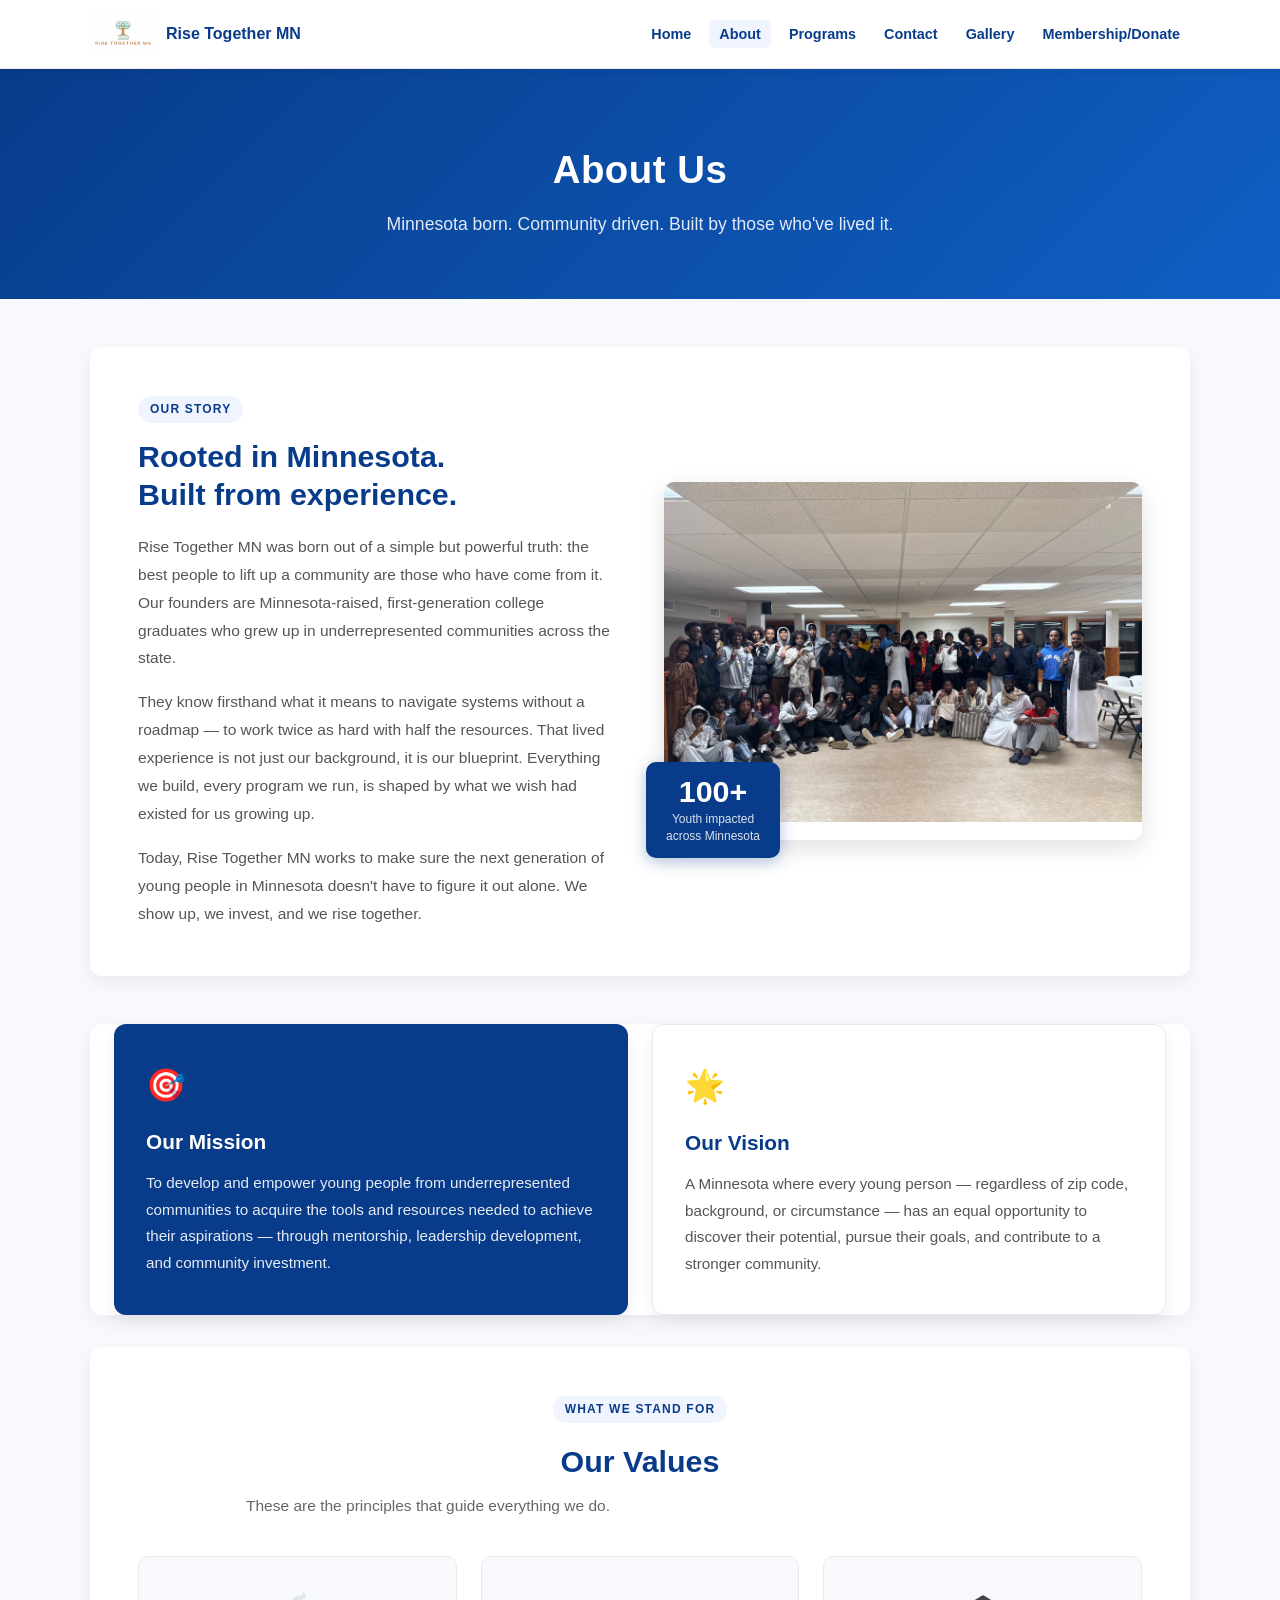
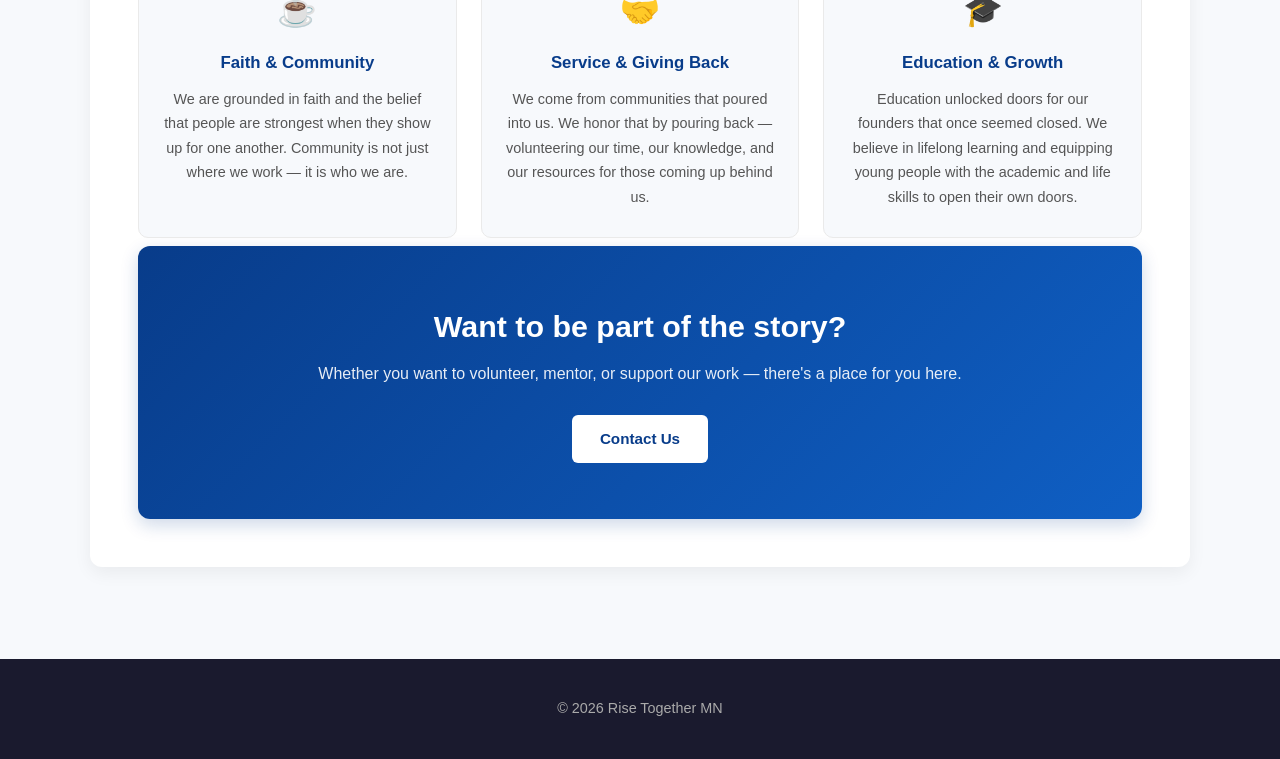
<file: about.html>
<!DOCTYPE html>
<html lang="en">
<head>
  <meta charset="UTF-8">
  <meta name="viewport" content="width=device-width, initial-scale=1.0">
  <meta name="description" content="Learn about Rise Together MN — our story, mission, vision, and the values that drive our work in Minnesota communities.">
  <title>About | Rise Together MN</title>
  <link rel="stylesheet" href="style.css">
</head>
<body>
 
  <!-- ===== NAVBAR ===== -->
  <nav aria-label="main navigation">
    <div class="nav-inner">
 
      <a href="index.html" class="nav-logo">
        <img src="images/risetogethermny.PNG" alt="Rise Together MN logo">
        <span>Rise Together MN</span>
      </a>
 
      <button class="nav-toggle" aria-label="Toggle navigation" aria-expanded="false">
        <span></span>
        <span></span>
        <span></span>
      </button>
 
      <ul class="nav-links">
        <li><a href="index.html">Home</a></li>
        <li><a href="about.html" class="nav-active">About</a></li>
        <li><a href="programs.html">Programs</a></li>
        <li><a href="contact.html">Contact</a></li>
        <li><a href="gallery.html">Gallery</a></li>
        <li><a href="membership.html">Membership/Donate</a></li>
      </ul>
 
    </div>
  </nav>
 
  <!-- ===== PAGE HERO ===== -->
  <header class="page-hero">
    <div class="hero-content">
      <h1>About Us</h1>
      <p>Minnesota born. Community driven. Built by those who've lived it.</p>
    </div>
  </header>
 
  <!-- ===== OUR STORY ===== -->
  <div class="about-wrapper">
 
    <section class="about-story">
      <div class="story-text">
        <div class="section-tag">Our Story</div>
        <h2>Rooted in Minnesota.<br>Built from experience.</h2>
        <p>
          Rise Together MN was born out of a simple but powerful truth: the best people to lift up a community
          are those who have come from it. Our founders are Minnesota-raised, first-generation college graduates
          who grew up in underrepresented communities across the state.
        </p>
        <p>
          They know firsthand what it means to navigate systems without a roadmap — to work twice as hard
          with half the resources. That lived experience is not just our background, it is our blueprint.
          Everything we build, every program we run, is shaped by what we wish had existed for us growing up.
        </p>
        <p>
          Today, Rise Together MN works to make sure the next generation of young people in Minnesota doesn't
          have to figure it out alone. We show up, we invest, and we rise together.
        </p>
      </div>
      <div class="story-image">
        <div class="story-img-wrap">
          <img src="images/Campphoto.jpeg" alt="Rise Together MN youth at camp">
        </div>
        <div class="story-badge">
          <span class="badge-number">100+</span>
          <span class="badge-text">Youth impacted<br>across Minnesota</span>
        </div>
      </div>
    </section>
 
    <!-- ===== MISSION & VISION ===== -->
    <section class="mission-vision-section">
      <div class="mv-card mission-card">
        <div class="mv-icon">&#127919;</div>
        <h3>Our Mission</h3>
        <p>
          To develop and empower young people from underrepresented communities to acquire
          the tools and resources needed to achieve their aspirations — through mentorship,
          leadership development, and community investment.
        </p>
      </div>
      <div class="mv-card vision-card">
        <div class="mv-icon">&#127775;</div>
        <h3>Our Vision</h3>
        <p>
          A Minnesota where every young person — regardless of zip code, background, or
          circumstance — has an equal opportunity to discover their potential, pursue their
          goals, and contribute to a stronger community.
        </p>
      </div>
    </section>
 
    <!-- ===== VALUES ===== -->
    <section class="values-section">
      <div class="section-header centered">
        <div class="section-tag">What We Stand For</div>
        <h2>Our Values</h2>
        <p>These are the principles that guide everything we do.</p>
      </div>
 
      <div class="values-grid">
 
        <div class="value-card">
          <div class="value-icon">&#9749;</div>
          <h3>Faith &amp; Community</h3>
          <p>
            We are grounded in faith and the belief that people are strongest when
            they show up for one another. Community is not just where we work — it
            is who we are.
          </p>
        </div>
 
        <div class="value-card">
          <div class="value-icon">&#129309;</div>
          <h3>Service &amp; Giving Back</h3>
          <p>
            We come from communities that poured into us. We honor that by pouring
            back — volunteering our time, our knowledge, and our resources for those
            coming up behind us.
          </p>
        </div>
 
        <div class="value-card">
          <div class="value-icon">&#127891;</div>
          <h3>Education &amp; Growth</h3>
          <p>
            Education unlocked doors for our founders that once seemed closed. We
            believe in lifelong learning and equipping young people with the academic
            and life skills to open their own doors.
          </p>
        </div>
 
      </div>

     <!-- ===== BOTTOM CTA ===== -->
    <div class="programs-cta">
      <h2>Want to be part of the story?</h2>
      <p>Whether you want to volunteer, mentor, or support our work — there's a place for you here.</p>
      <a href="contact.html" class="btn btn-white">Contact Us</a>
    </div>
 
  </div>
 
  <!-- ===== FOOTER ===== -->
  <footer>
    <p>&copy; 2026 Rise Together MN</p>
  </footer>
 
  <!-- ===== SCRIPTS ===== -->
  <script>
    const toggle = document.querySelector('.nav-toggle');
    const links  = document.querySelector('.nav-links');
    toggle.addEventListener('click', function () {
      const isOpen = links.classList.toggle('open');
      toggle.setAttribute('aria-expanded', isOpen);
    });
    links.querySelectorAll('a').forEach(function (link) {
      link.addEventListener('click', function () {
        links.classList.remove('open');
        toggle.setAttribute('aria-expanded', 'false');
      });
    });
  </script>
 
</body>
</html>
</file>
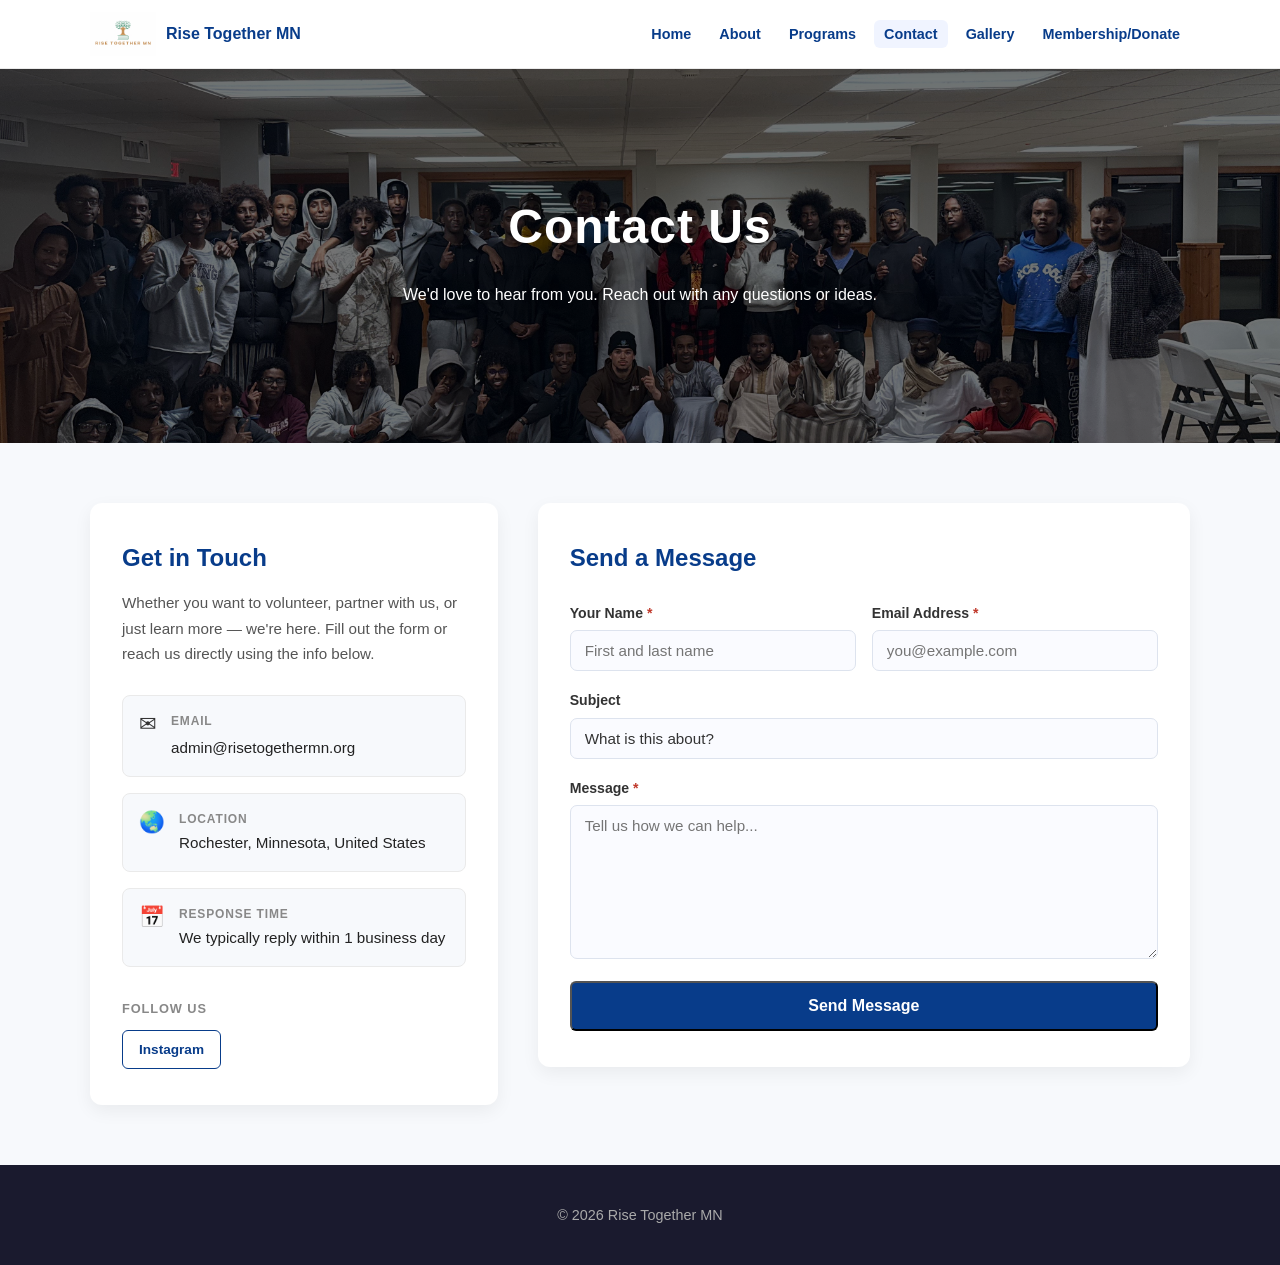
<file: contact.html>
<!DOCTYPE html>
<html lang="en">
<head>
  <meta charset="UTF-8">
  <meta name="viewport" content="width=device-width, initial-scale=1.0">
  <meta name="description" content="Contact Rise Together MN — we'd love to hear from you. Reach out with questions, partnership inquiries, or to get involved.">
  <title>Contact | Rise Together MN</title>
  <link rel="stylesheet" href="style.css">
</head>
<body>

  <!-- ===== NAVBAR ===== -->
  <nav aria-label="main navigation">
    <div class="nav-inner">

      <a href="index.html" class="nav-logo">
        <img src="images/risetogethermny.PNG" alt="Rise Together MN logo">
        <span>Rise Together MN</span>
      </a>

      <button class="nav-toggle" aria-label="Toggle navigation" aria-expanded="false">
        <span></span>
        <span></span>
        <span></span>
      </button>

      <ul class="nav-links">
        <li><a href="index.html">Home</a></li>
        <li><a href="about.html">About</a></li>
        <li><a href="programs.html">Programs</a></li>
        <li><a href="contact.html" class="nav-active">Contact</a></li>
        <li><a href="gallery.html">Gallery</a></li>
        <li><a href="membership.html">Membership/Donate</a></li>
      </ul>

    </div>
  </nav>

  <!-- ===== PAGE HERO ===== -->
  <header class="hero">
    <div class="hero-content">
      <h1>Contact Us</h1>
      <p>We'd love to hear from you. Reach out with any questions or ideas.</p>
    </div>
  </header>

  <!-- ===== CONTACT BODY ===== -->
  <div class="contact-wrapper">

    <!-- LEFT: Info -->
    <div class="contact-info">

      <h2>Get in Touch</h2>
      <p class="contact-intro">Whether you want to volunteer, partner with us, or just learn more — we're here. Fill out the form or reach us directly using the info below.</p>

      <div class="info-cards">

        <div class="info-card">
          <div class="info-icon">&#9993;</div>
          <div>
            <div class="info-card-label">Email</div>
            <a href="mailto:admin@risetogethermn.org" class="info-card-value">admin@risetogethermn.org</a>
          </div>
        </div>

        <div class="info-card">
          <div class="info-icon">&#127759;</div>
          <div>
            <div class="info-card-label">Location</div>
            <div class="info-card-value">Rochester, Minnesota, United States</div>
          </div>
        </div>

        <div class="info-card">
          <div class="info-icon">&#128197;</div>
          <div>
            <div class="info-card-label">Response Time</div>
            <div class="info-card-value">We typically reply within 1 business day</div>
          </div>
        </div>

      </div>

      <div class="social-row">
        <p class="social-label">Follow us</p>
        <div class="social-links">
          <a href="https://www.instagram.com/risetogethermn" class="social-btn" aria-label="Instagram" target="_blank" rel="noopener">Instagram</a>
        </div>
      </div>

    </div>

    <!-- RIGHT: Form -->
    <div class="contact-form-wrap">
      <h2>Send a Message</h2>

      <form action="https://formsubmit.co/admin@risetogethermn.org" method="POST" class="contact-form">

        <!-- FormSubmit config -->
        <input type="hidden" name="_subject" value="New message from risetogethermn.org">
        <input type="hidden" name="_captcha" value="false">
        <input type="hidden" name="_next" value="https://risetogethermn.org/contact.html?sent=true">

        <div class="form-row">
          <div class="form-group">
            <label for="name">Your Name <span class="required">*</span></label>
            <input type="text" id="name" name="name" placeholder="First and last name" required>
          </div>
          <div class="form-group">
            <label for="email">Email Address <span class="required">*</span></label>
            <input type="email" id="email" name="email" placeholder="you@example.com" required>
          </div>
        </div>

        <div class="form-group">
          <label for="subject">Subject</label>
          <select id="subject" name="subject">
            <option value="" disabled selected>What is this about?</option>
            <option value="Volunteer">I want to volunteer</option>
            <option value="Partnership">Partnership inquiry</option>
            <option value="Programs">Question about programs</option>
            <option value="Donation">Donation or funding</option>
            <option value="Media">Media or press</option>
            <option value="Other">Other</option>
          </select>
        </div>

        <div class="form-group">
          <label for="message">Message <span class="required">*</span></label>
          <textarea id="message" name="message" rows="6" placeholder="Tell us how we can help..." required></textarea>
        </div>

        <button type="submit" class="btn btn-blue btn-full">Send Message</button>

      </form>

      <!-- Success message (shown after redirect with ?sent=true) -->
      <div class="form-success" id="formSuccess">
        <span>&#10003;</span> Thank you! Your message has been sent. We'll be in touch soon.
      </div>

    </div>
  </div>

  <!-- ===== FOOTER ===== -->
  <footer>
    <p>&copy; 2026 Rise Together MN</p>
  </footer>

  <!-- ===== SCRIPTS ===== -->
  <script>
    // Hamburger menu
    const toggle = document.querySelector('.nav-toggle');
    const links  = document.querySelector('.nav-links');
    toggle.addEventListener('click', function () {
      const isOpen = links.classList.toggle('open');
      toggle.setAttribute('aria-expanded', isOpen);
    });
    links.querySelectorAll('a').forEach(function (link) {
      link.addEventListener('click', function () {
        links.classList.remove('open');
        toggle.setAttribute('aria-expanded', 'false');
      });
    });

    // Show success message if redirected back with ?sent=true
    if (window.location.search.includes('sent=true')) {
      document.getElementById('formSuccess').style.display = 'flex';
      window.scrollTo({ top: document.getElementById('formSuccess').offsetTop - 100, behavior: 'smooth' });
    }
  </script>

</body>
</html>
</file>
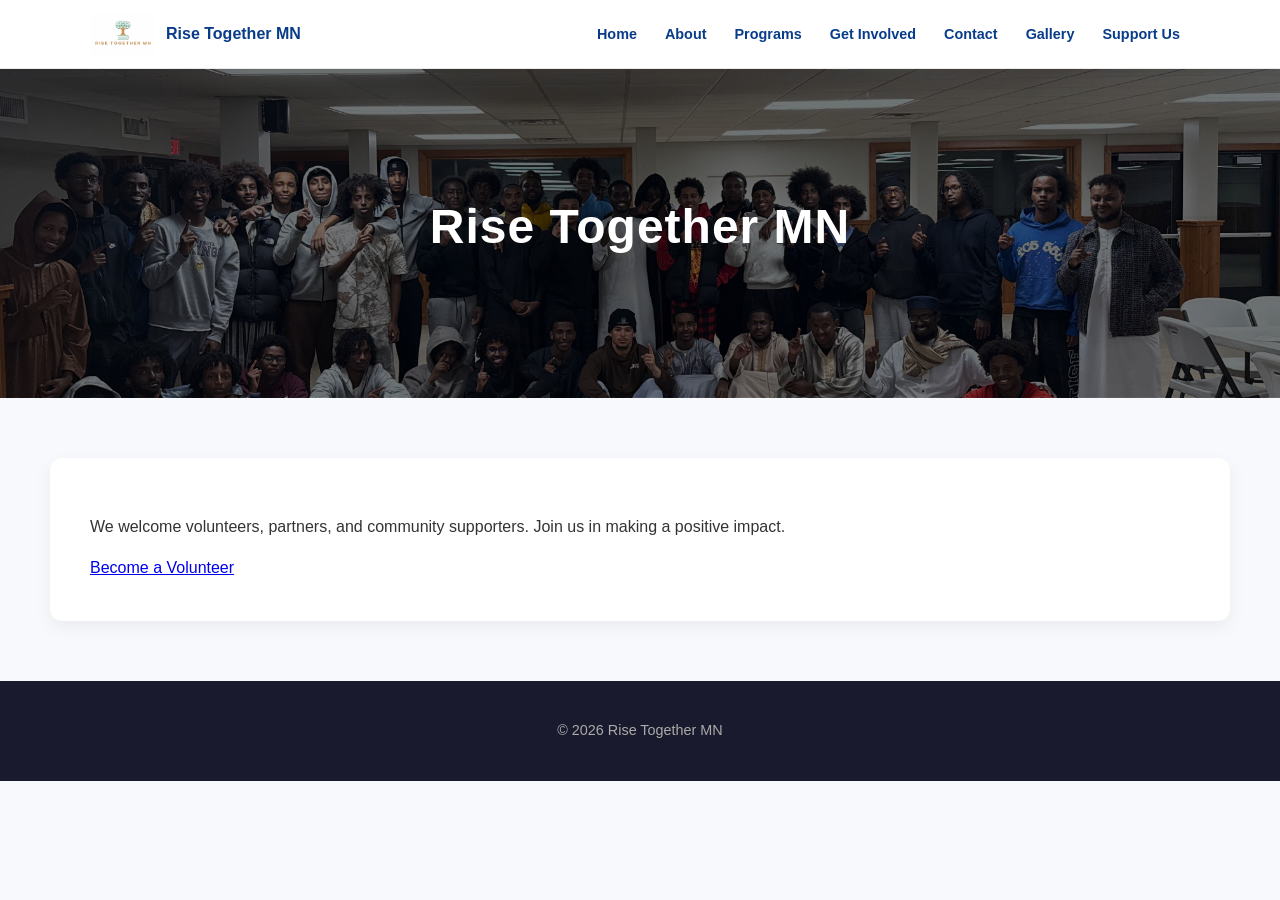
<file: get-involved.html>
<!DOCTYPE html>
<html lang="en">
<head>
  <meta charset="UTF-8">
  <meta name="viewport" content="width=device-width, initial-scale=1.0">
  <meta name="description" content="Rise Together MN empowers youth from underrepresented communities through mentorship, leadership, and inclusive programs across Minnesota.">
  <title>Rise Together MN</title>
  <link rel="stylesheet" href="style.css">
</head>

<body>

  <!-- ===== NAVBAR ===== -->
  <nav aria-label="main navigation">
    <div class="nav-inner">

      <a href="index.html" class="nav-logo">
        <img src="images/risetogethermny.PNG" alt="Rise Together MN logo">
        <span>Rise Together MN</span>
      </a>

      <button class="nav-toggle" aria-label="Toggle navigation" aria-expanded="false">
        <span></span>
        <span></span>
        <span></span>
      </button>

      <ul class="nav-links">
        <li><a href="index.html">Home</a></li>
        <li><a href="about.html">About</a></li>
        <li><a href="programs.html">Programs</a></li>
        <li><a href="get-involved.html">Get Involved</a></li>
        <li><a href="contact.html">Contact</a></li>
        <li><a href="gallery.html">Gallery</a></li>
        <li><a href="membership.html">Support Us</a></li>
      </ul>

    </div>
  </nav>

<header class="hero">
  <h1>Rise Together MN</h1>
</header>

<section>

<p>
We welcome volunteers, partners, and community supporters.
Join us in making a positive impact.
</p>

<a class="button" href="contact.html">Become a Volunteer</a>

</section>

<footer>
<p>© 2026 Rise Together MN</p>
</footer>

</body>
</html>
</file>
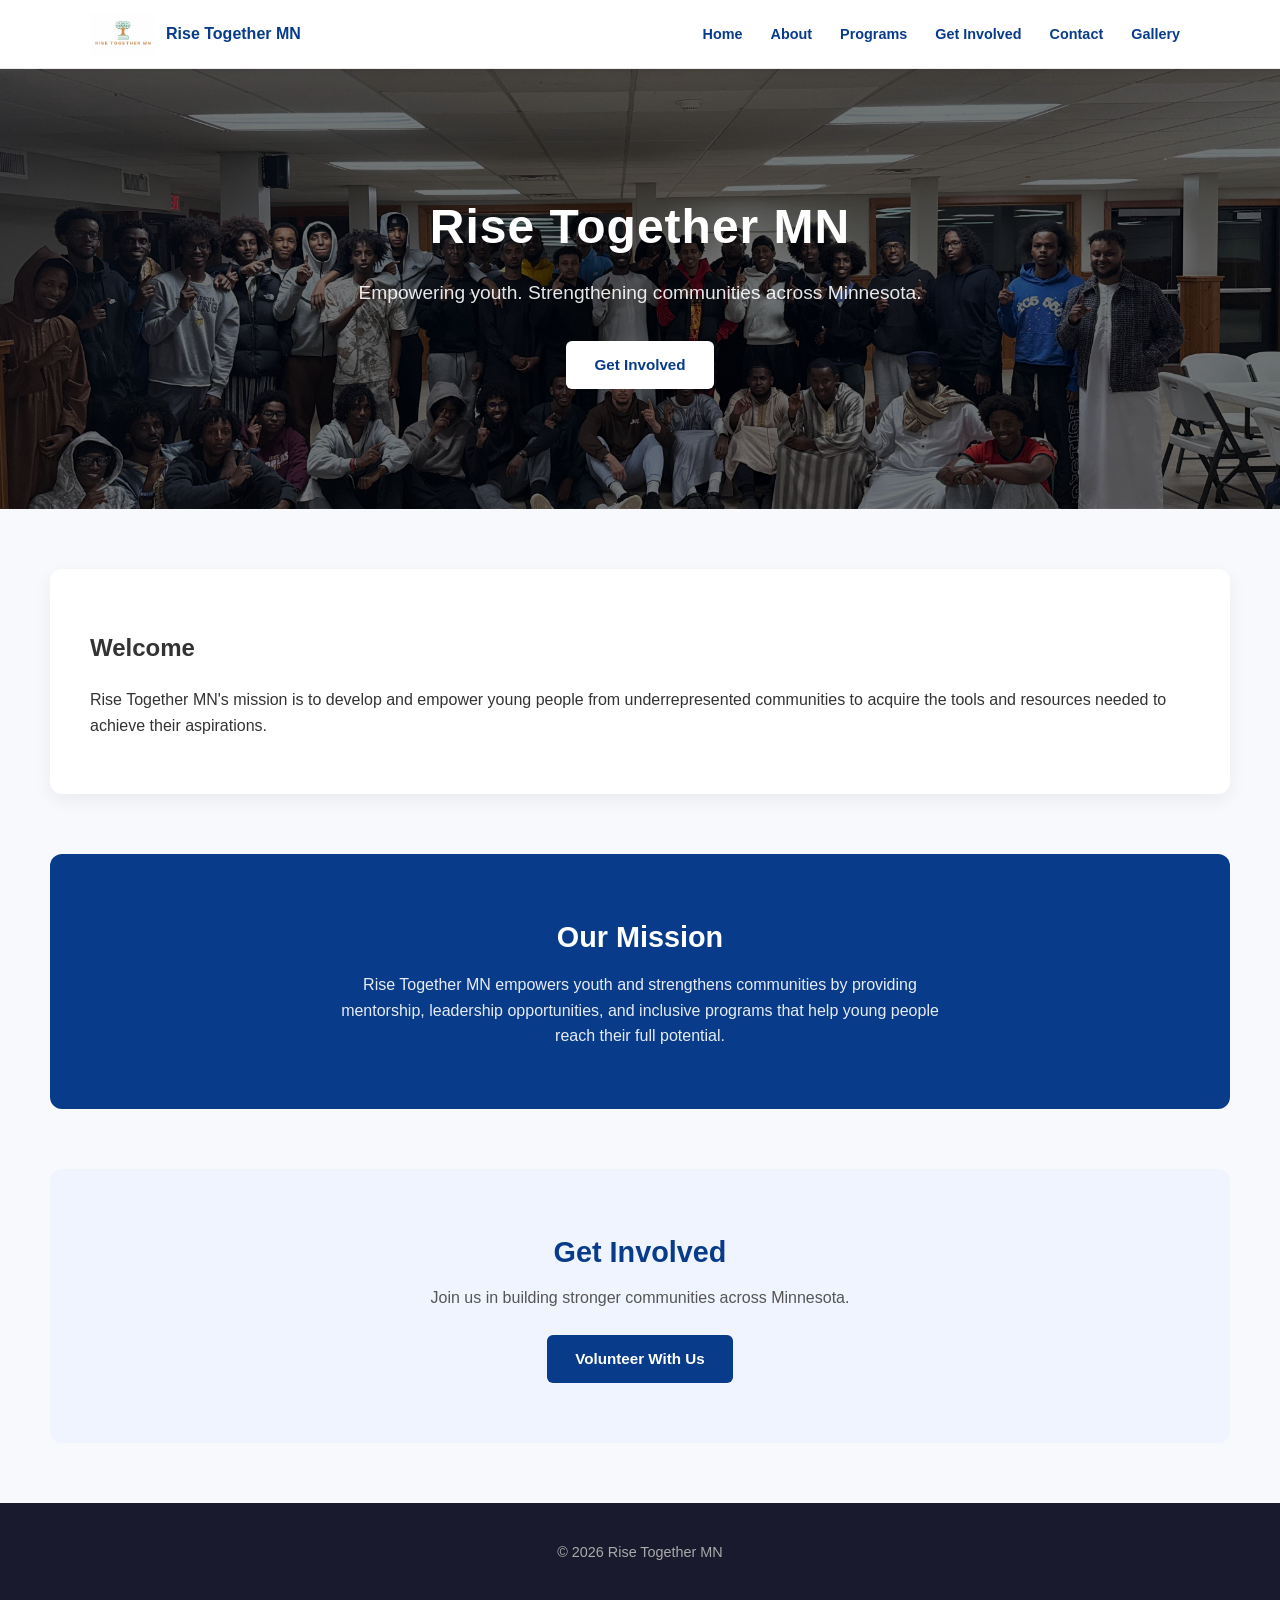
<file: index-backup.html>
<!DOCTYPE html>
<html lang="en">
<head>
  <meta charset="UTF-8">
  <meta name="viewport" content="width=device-width, initial-scale=1.0">
  <meta name="description" content="Rise Together MN empowers youth from underrepresented communities through mentorship, leadership, and inclusive programs across Minnesota.">
  <title>Rise Together MN</title>
  <link rel="stylesheet" href="style.css">
</head>
<body>

  <!-- ===== NAVBAR ===== -->
  <nav aria-label="main navigation">
    <div class="nav-inner">

      <a href="index.html" class="nav-logo">
        <img src="images/risetogethermny.PNG" alt="Rise Together MN logo">
        <span>Rise Together MN</span>
      </a>

      <button class="nav-toggle" aria-label="Toggle navigation" aria-expanded="false">
        <span></span>
        <span></span>
        <span></span>
      </button>

      <ul class="nav-links">
        <li><a href="index.html">Home</a></li>
        <li><a href="about.html">About</a></li>
        <li><a href="programs.html">Programs</a></li>
        <li><a href="get-involved.html">Get Involved</a></li>
        <li><a href="contact.html">Contact</a></li>
        <li><a href="gallery.html">Gallery</a></li>
      </ul>

    </div>
  </nav>

  <!-- ===== HERO ===== -->
  <header class="hero">
    <div class="hero-content">
      <h1>Rise Together MN</h1>
      <p class="hero-tagline">Empowering youth. Strengthening communities across Minnesota.</p>
      <a href="get-involved.html" class="btn btn-white">Get Involved</a>
    </div>
  </header>

  <!-- ===== WELCOME ===== -->
  <section>
    <h2>Welcome</h2>
    <p>
      Rise Together MN's mission is to develop and empower young people from
      underrepresented communities to acquire the tools and resources needed
      to achieve their aspirations.
    </p>
  </section>

  <!-- ===== MISSION ===== -->
  <section class="mission-highlight">
    <h2>Our Mission</h2>
    <p>
      Rise Together MN empowers youth and strengthens communities by providing
      mentorship, leadership opportunities, and inclusive programs that help
      young people reach their full potential.
    </p>
  </section>

  <!-- ===== CTA ===== -->
  <section class="cta">
    <h2>Get Involved</h2>
    <p>Join us in building stronger communities across Minnesota.</p>
    <a class="btn btn-blue" href="get-involved.html">Volunteer With Us</a>
  </section>

  <!-- ===== FOOTER ===== -->
  <footer>
    <p>&copy; 2026 Rise Together MN</p>
  </footer>

  <!-- ===== HAMBURGER SCRIPT ===== -->
  <script>
    const toggle = document.querySelector('.nav-toggle');
    const links  = document.querySelector('.nav-links');

    toggle.addEventListener('click', function () {
      const isOpen = links.classList.toggle('open');
      toggle.setAttribute('aria-expanded', isOpen);
    });

    // Close menu when a link is clicked (good UX on mobile)
    links.querySelectorAll('a').forEach(function (link) {
      link.addEventListener('click', function () {
        links.classList.remove('open');
        toggle.setAttribute('aria-expanded', 'false');
      });
    });
  </script>

</body>
</html>
</file>
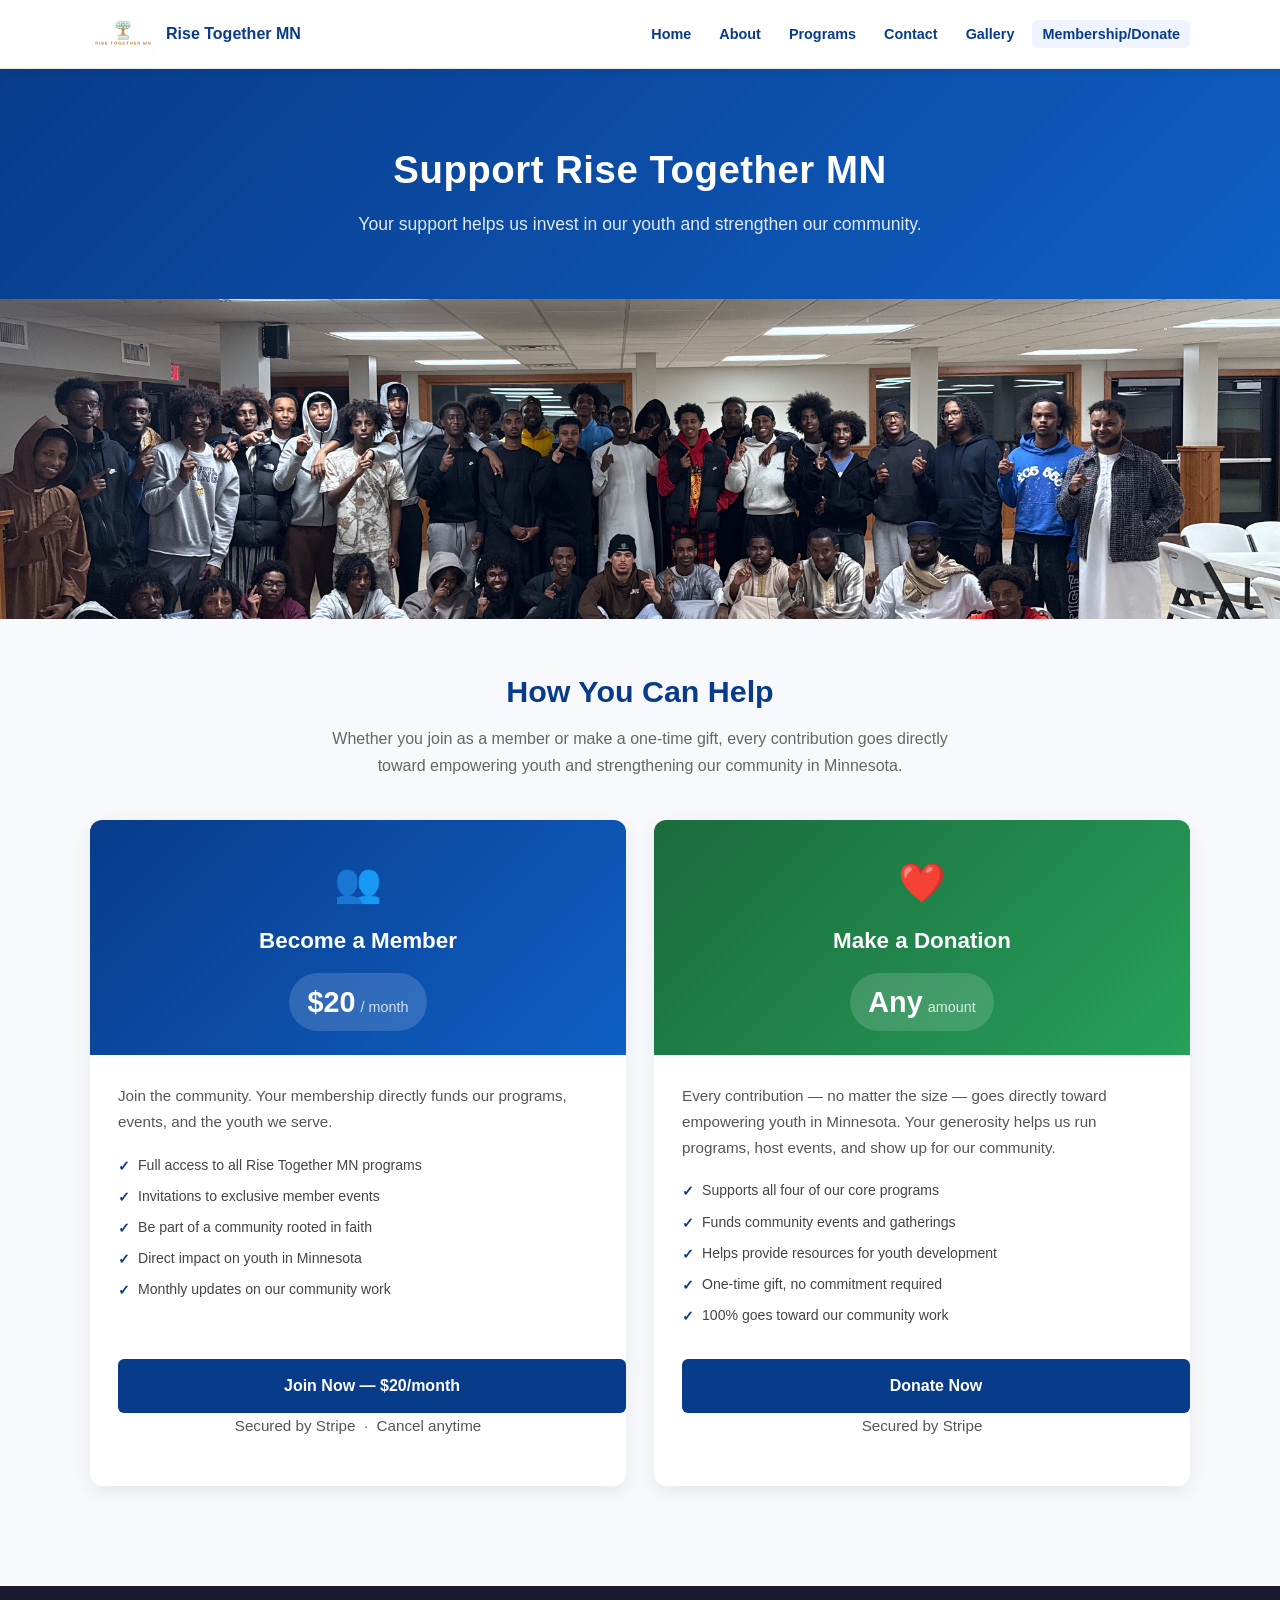
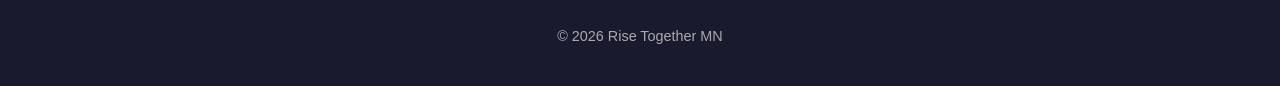
<file: membership.html>
<!DOCTYPE html>
<html lang="en">
<head>
  <meta charset="UTF-8">
  <meta name="viewport" content="width=device-width, initial-scale=1.0">
  <meta name="description" content="Support Rise Together MN — become a member or make a donation to help empower youth across Minnesota.">
  <title>Support Us | Rise Together MN</title>
  <link rel="stylesheet" href="style.css">
</head>
<body>

  <!-- ===== NAVBAR ===== -->
  <nav aria-label="main navigation">
    <div class="nav-inner">

      <a href="index.html" class="nav-logo">
        <img src="images/risetogethermny.PNG" alt="Rise Together MN logo">
        <span>Rise Together MN</span>
      </a>

      <button class="nav-toggle" aria-label="Toggle navigation" aria-expanded="false">
        <span></span>
        <span></span>
        <span></span>
      </button>

      <ul class="nav-links">
        <li><a href="index.html">Home</a></li>
        <li><a href="about.html">About</a></li>
        <li><a href="programs.html">Programs</a></li>
        <li><a href="contact.html">Contact</a></li>
        <li><a href="gallery.html">Gallery</a></li>
        <li><a href="membership.html" class="nav-active">Membership/Donate</a></li>
      </ul>

    </div>
  </nav>

  <!-- ===== PAGE HERO ===== -->
  <header class="page-hero">
    <div class="hero-content">
      <h1>Support Rise Together MN</h1>
      <p>Your support helps us invest in our youth and strengthen our community.</p>
    </div>
  </header>

  <!-- ===== PHOTO BANNER ===== -->
  <div class="support-photo-banner">
    <img src="images/Campphoto.jpeg" alt="Rise Together MN youth">
  </div>

  <!-- ===== SUPPORT CARDS ===== -->
  <div class="support-wrapper">

    <div class="support-intro">
      <h2>How You Can Help</h2>
      <p>Whether you join as a member or make a one-time gift, every contribution goes directly toward empowering youth and strengthening our community in Minnesota.</p>
    </div>

    <div class="support-cards">

      <!-- MEMBERSHIP CARD -->
      <div class="support-card">
        <div class="support-card-top membership-top">
          <span class="support-card-icon">&#128101;</span>
          <h3>Become a Member</h3>
          <div class="support-card-price">
            <span class="price-amount">$20</span>
            <span class="price-period">/ month</span>
          </div>
        </div>
        <div class="support-card-body">
          <p>Join the community. Your membership directly funds our programs, events, and the youth we serve.</p>
          <ul class="support-perks">
            <li>Full access to all Rise Together MN programs</li>
            <li>Invitations to exclusive member events</li>
            <li>Be part of a community rooted in faith</li>
            <li>Direct impact on youth in Minnesota</li>
            <li>Monthly updates on our community work</li>
          </ul>
          <a href="https://buy.stripe.com/8x2aEXfKvel908r6El7Re00"
             class="btn btn-blue btn-full"
             target="_blank"
             rel="noopener">
            Join Now — $20/month
          </a>
          <p class="support-card-note">Secured by Stripe &nbsp;·&nbsp; Cancel anytime</p>
        </div>
      </div>

      <!-- DONATION CARD -->
      <div class="support-card">
        <div class="support-card-top donation-top">
          <span class="support-card-icon">&#10084;&#65039;</span>
          <h3>Make a Donation</h3>
          <div class="support-card-price">
            <span class="price-amount">Any</span>
            <span class="price-period">amount</span>
          </div>
        </div>
        <div class="support-card-body">
          <p>Every contribution — no matter the size — goes directly toward empowering youth in Minnesota. Your generosity helps us run programs, host events, and show up for our community.</p>
          <ul class="support-perks">
            <li>Supports all four of our core programs</li>
            <li>Funds community events and gatherings</li>
            <li>Helps provide resources for youth development</li>
            <li>One-time gift, no commitment required</li>
            <li>100% goes toward our community work</li>
          </ul>
          <a href="https://buy.stripe.com/5kQ14nfKvb8X3kD0fX7Re01"
             class="btn btn-blue btn-full"
             target="_blank"
             rel="noopener">
            Donate Now
          </a>
          <p class="support-card-note">Secured by Stripe</p>
        </div>
      </div>

    </div>

  </div>

  <!-- ===== FOOTER ===== -->
  <footer>
    <p>&copy; 2026 Rise Together MN</p>
  </footer>

  <!-- ===== SCRIPTS ===== -->
  <script>
    const toggle = document.querySelector('.nav-toggle');
    const links  = document.querySelector('.nav-links');
    toggle.addEventListener('click', function () {
      const isOpen = links.classList.toggle('open');
      toggle.setAttribute('aria-expanded', isOpen);
    });
    links.querySelectorAll('a').forEach(function (link) {
      link.addEventListener('click', function () {
        links.classList.remove('open');
        toggle.setAttribute('aria-expanded', 'false');
      });
    });
  </script>

</body>
</html>
</file>
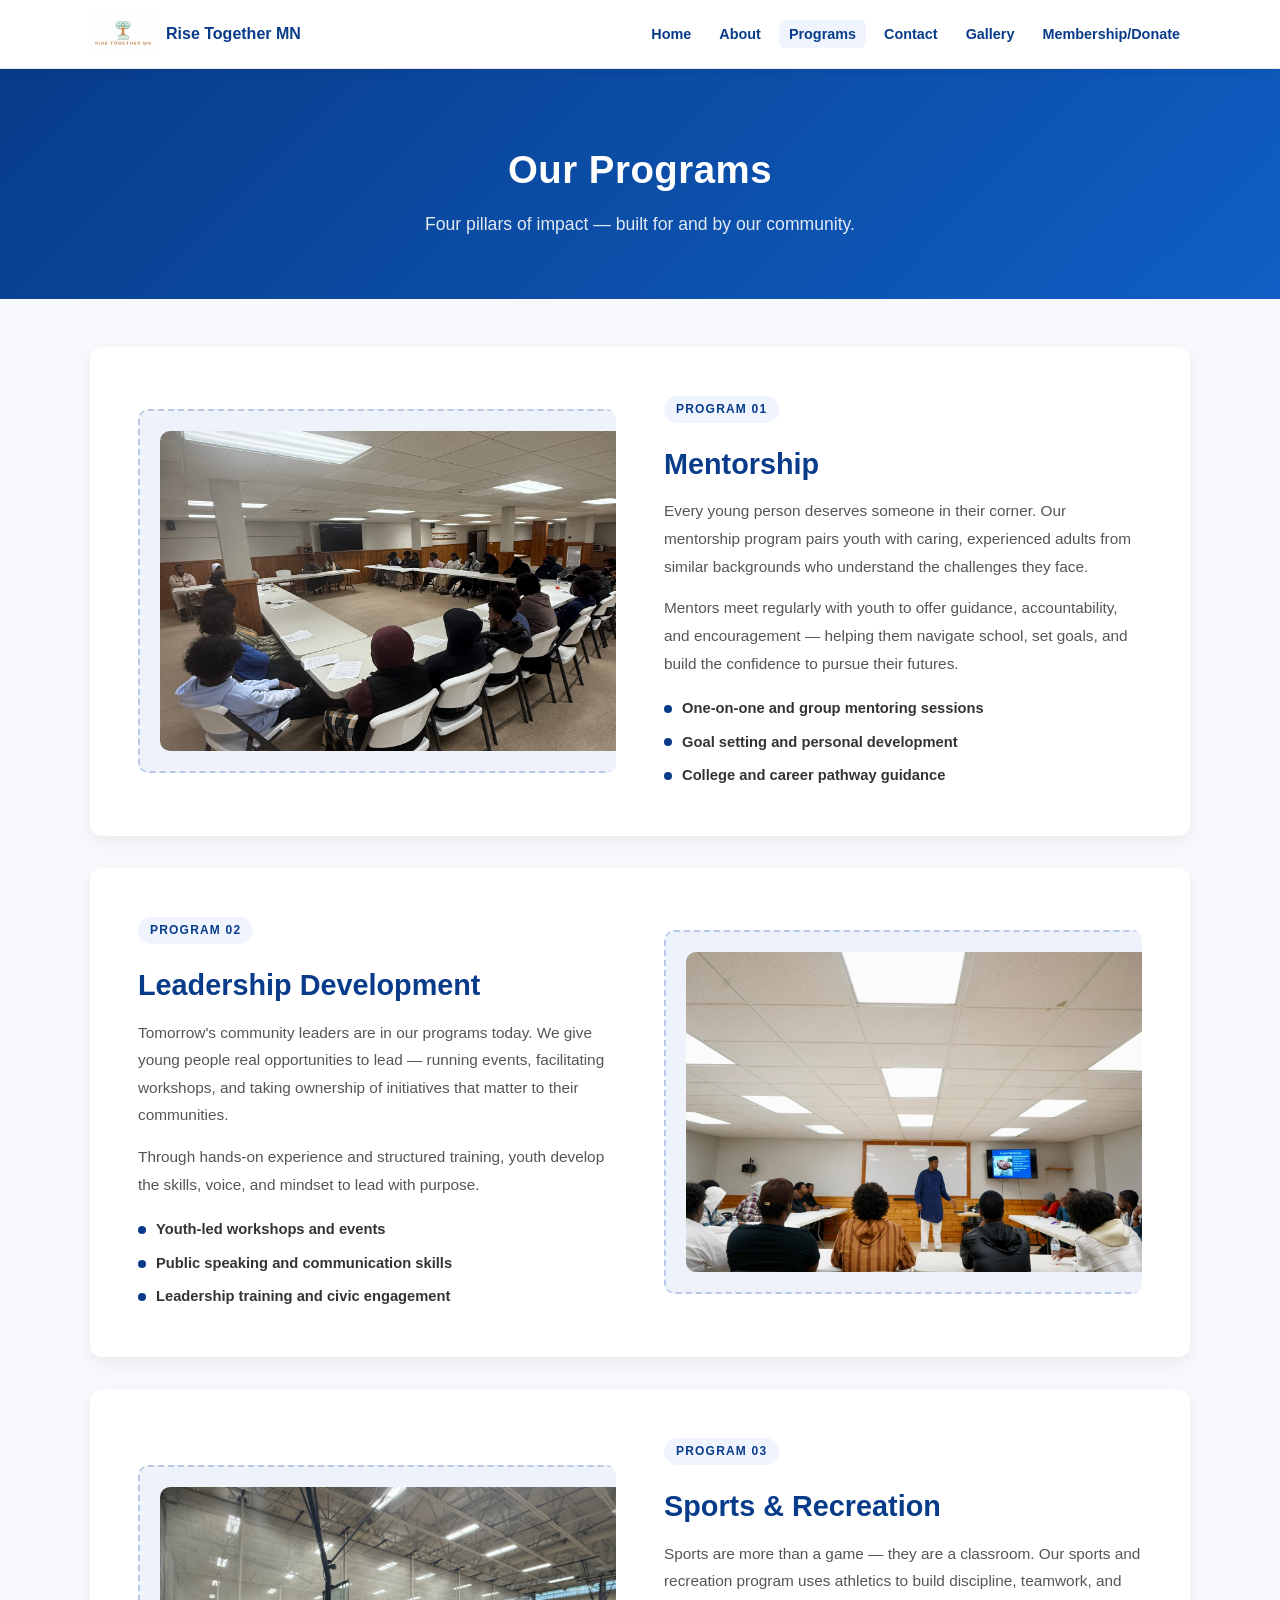
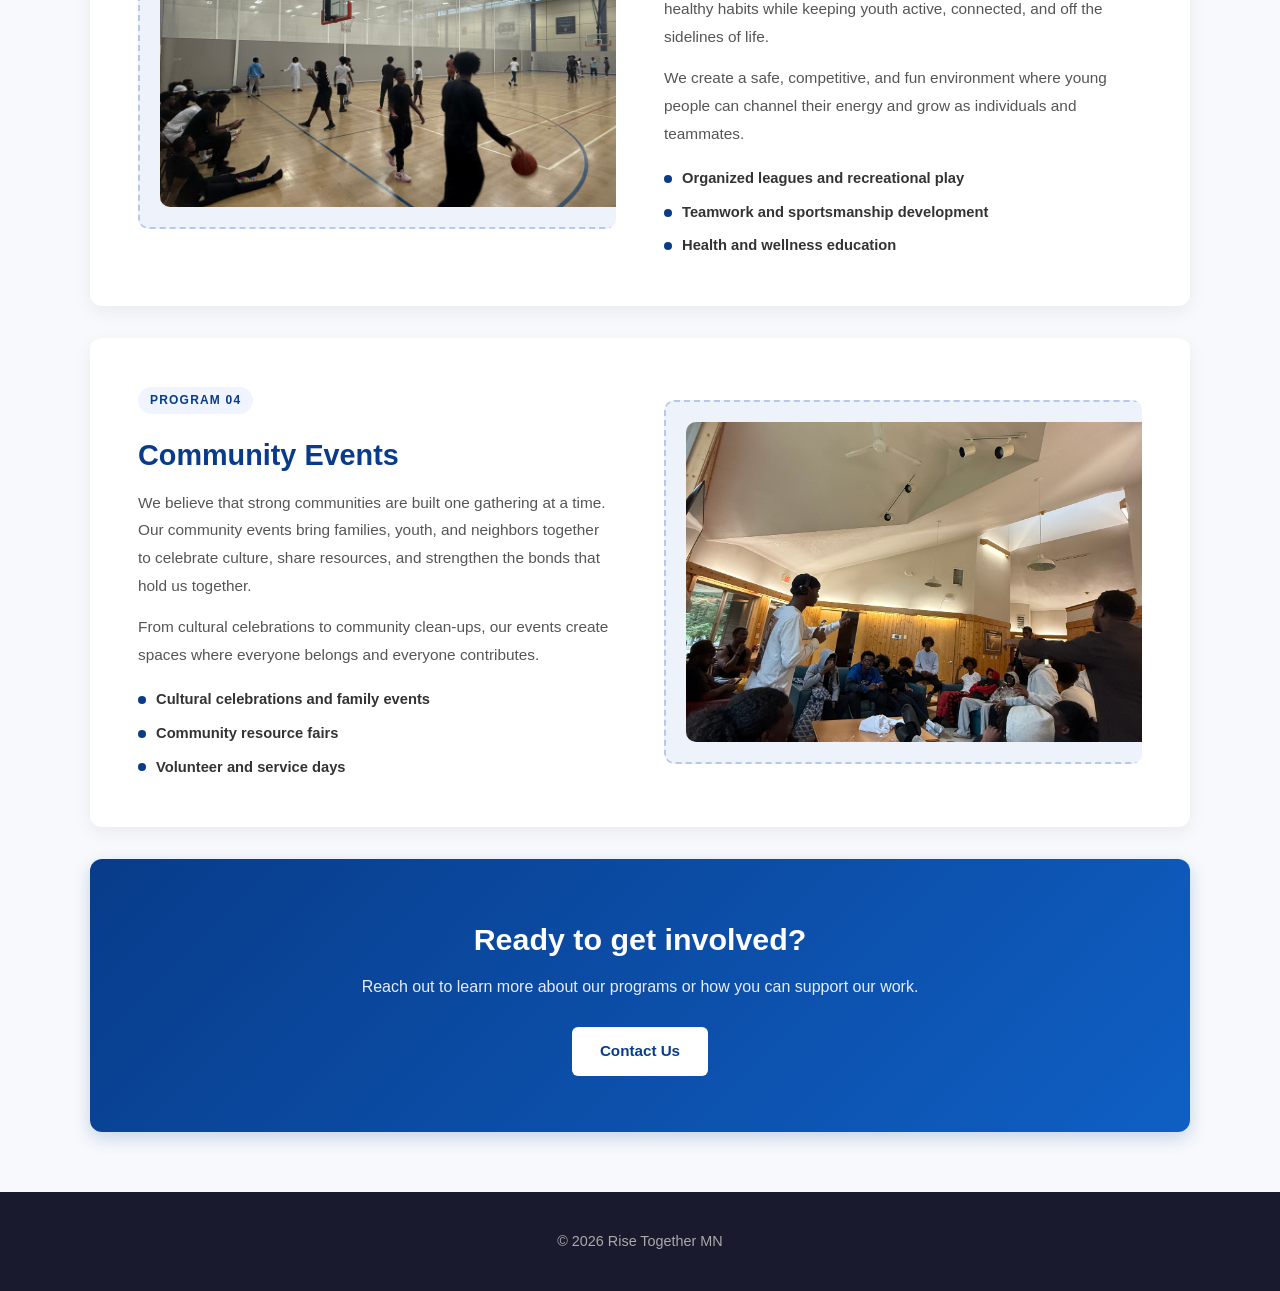
<file: programs.html>
<!DOCTYPE html>
<html lang="en">
<head>
  <meta charset="UTF-8">
  <meta name="viewport" content="width=device-width, initial-scale=1.0">
  <meta name="description" content="Rise Together MN programs — mentorship, leadership development, sports and recreation, and community events for Minnesota youth.">
  <title>Programs | Rise Together MN</title>
  <link rel="stylesheet" href="style.css">
</head>
<body>

  <!-- ===== NAVBAR ===== -->
  <nav aria-label="main navigation">
    <div class="nav-inner">

      <a href="index.html" class="nav-logo">
        <img src="images/risetogethermny.PNG" alt="Rise Together MN logo">
        <span>Rise Together MN</span>
      </a>

      <button class="nav-toggle" aria-label="Toggle navigation" aria-expanded="false">
        <span></span>
        <span></span>
        <span></span>
      </button>

      <ul class="nav-links">
        <li><a href="index.html">Home</a></li>
        <li><a href="about.html">About</a></li>
        <li><a href="programs.html" class="nav-active">Programs</a></li>
        <li><a href="contact.html">Contact</a></li>
        <li><a href="gallery.html">Gallery</a></li>
        <li><a href="membership.html">Membership/Donate</a></li>
      </ul>

    </div>
  </nav>

  <!-- ===== PAGE HERO ===== -->
  <header class="page-hero">
    <div class="hero-content">
      <h1>Our Programs</h1>
      <p>Four pillars of impact — built for and by our community.</p>
    </div>
  </header>

  <!-- ===== PROGRAMS ===== -->
  <div class="programs-wrapper">

    <!-- Program 1: Mentorship -->
    <div class="program-block" id="mentorship">
      <div class="program-img-col">
        <!-- Replace this placeholder with your image when ready: -->
        <!-- <img src="images/YOUR-PHOTO.jpg" alt="Mentorship program"> -->
        <div class="program-placeholder">
          <img src="images/Mentorship.jpeg" alt="Mentorship program">
        </div>
      </div>
      <div class="program-text-col">
        <div class="section-tag">Program 01</div>
        <h2>Mentorship</h2>
        <p>
          Every young person deserves someone in their corner. Our mentorship program
          pairs youth with caring, experienced adults from similar backgrounds who
          understand the challenges they face.
        </p>
        <p>
          Mentors meet regularly with youth to offer guidance, accountability, and
          encouragement — helping them navigate school, set goals, and build the
          confidence to pursue their futures.
        </p>
        <ul class="program-highlights">
          <li>One-on-one and group mentoring sessions</li>
          <li>Goal setting and personal development</li>
          <li>College and career pathway guidance</li>
        </ul>
      </div>
    </div>

    <!-- Program 2: Leadership Development -->
    <div class="program-block reverse" id="leadership">
      <div class="program-img-col">
        <!-- Replace this placeholder with your image when ready: -->
        <!-- <img src="images/YOUR-PHOTO.jpg" alt="Leadership development program"> -->
        <div class="program-placeholder">
          <img src="images/Leadership.jpeg" alt="Leadership development program">
        </div>
      </div>
      <div class="program-text-col">
        <div class="section-tag">Program 02</div>
        <h2>Leadership Development</h2>
        <p>
          Tomorrow's community leaders are in our programs today. We give young people
          real opportunities to lead — running events, facilitating workshops, and taking
          ownership of initiatives that matter to their communities.
        </p>
        <p>
          Through hands-on experience and structured training, youth develop the skills,
          voice, and mindset to lead with purpose.
        </p>
        <ul class="program-highlights">
          <li>Youth-led workshops and events</li>
          <li>Public speaking and communication skills</li>
          <li>Leadership training and civic engagement</li>
        </ul>
      </div>
    </div>

    <!-- Program 3: Sports & Recreation -->
    <div class="program-block" id="sports">
      <div class="program-img-col">
        <!-- Replace this placeholder with your image when ready: -->
        <!-- <img src="images/YOUR-PHOTO.jpg" alt="Sports and recreation program"> -->
        <div class="program-placeholder">
          <img src="images/Basketball.jpeg" alt="Sports and recreation program">
        </div>
      </div>
      <div class="program-text-col">
        <div class="section-tag">Program 03</div>
        <h2>Sports &amp; Recreation</h2>
        <p>
          Sports are more than a game — they are a classroom. Our sports and recreation
          program uses athletics to build discipline, teamwork, and healthy habits while
          keeping youth active, connected, and off the sidelines of life.
        </p>
        <p>
          We create a safe, competitive, and fun environment where young people can
          channel their energy and grow as individuals and teammates.
        </p>
        <ul class="program-highlights">
          <li>Organized leagues and recreational play</li>
          <li>Teamwork and sportsmanship development</li>
          <li>Health and wellness education</li>
        </ul>
      </div>
    </div>

    <!-- Program 4: Community Events -->
    <div class="program-block reverse" id="events">
      <div class="program-img-col">
        <!-- Replace this placeholder with your image when ready: -->
        <!-- <img src="images/YOUR-PHOTO.jpg" alt="Community events program"> -->
        <div class="program-placeholder">
          <img src="images/Communitycircleyouth.jpeg" alt="Community events program">
        </div>
      </div>
      <div class="program-text-col">
        <div class="section-tag">Program 04</div>
        <h2>Community Events</h2>
        <p>
          We believe that strong communities are built one gathering at a time. Our
          community events bring families, youth, and neighbors together to celebrate
          culture, share resources, and strengthen the bonds that hold us together.
        </p>
        <p>
          From cultural celebrations to community clean-ups, our events create spaces
          where everyone belongs and everyone contributes.
        </p>
        <ul class="program-highlights">
          <li>Cultural celebrations and family events</li>
          <li>Community resource fairs</li>
          <li>Volunteer and service days</li>
        </ul>
      </div>
    </div>

    <!-- ===== BOTTOM CTA ===== -->
    <div class="programs-cta">
      <h2>Ready to get involved?</h2>
      <p>Reach out to learn more about our programs or how you can support our work.</p>
      <a href="contact.html" class="btn btn-white">Contact Us</a>
    </div>

  </div>

  <!-- ===== FOOTER ===== -->
  <footer>
    <p>&copy; 2026 Rise Together MN</p>
  </footer>

  <!-- ===== SCRIPTS ===== -->
  <script>
    const toggle = document.querySelector('.nav-toggle');
    const links  = document.querySelector('.nav-links');
    toggle.addEventListener('click', function () {
      const isOpen = links.classList.toggle('open');
      toggle.setAttribute('aria-expanded', isOpen);
    });
    links.querySelectorAll('a').forEach(function (link) {
      link.addEventListener('click', function () {
        links.classList.remove('open');
        toggle.setAttribute('aria-expanded', 'false');
      });
    });
  </script>

</body>
</html>
</file>
<file: style.css>
/* ===== Global ===== */
html {
  scroll-behavior: smooth;
}

body {
  margin: 0;
  font-family: Arial, Helvetica, sans-serif;
  line-height: 1.6;
  color: #333;
  background: #f7f9fc;
}

/* ===== Navbar ===== */
nav {
  background: white;
  border-bottom: 1px solid #eaeaea;
  box-shadow: 0 2px 8px rgba(0, 0, 0, 0.08);
  position: sticky;
  top: 0;
  z-index: 1000;
}

.nav-inner {
  max-width: 1100px;
  margin: 0 auto;
  padding: 0 24px;
  height: 68px;
  display: flex;
  align-items: center;
  justify-content: space-between;
}

.nav-logo {
  display: flex;
  align-items: center;
  gap: 10px;
  text-decoration: none;
  color: #083c8a;
  font-weight: 700;
  font-size: 1rem;
}

.nav-logo img {
  height: 44px;
  width: auto;
  display: block;
}

.nav-logo span {
  white-space: nowrap;
}

.nav-links {
  list-style: none;
  margin: 0;
  padding: 0;
  display: flex;
  gap: 8px;
  align-items: center;
}

.nav-links a {
  color: #083c8a;
  text-decoration: none;
  font-weight: 600;
  font-size: 0.9rem;
  padding: 6px 10px;
  border-radius: 6px;
  transition: background 0.15s ease;
}

.nav-links a:hover {
  background: #f0f4ff;
}

.nav-links a:focus {
  outline: 2px solid #083c8a;
  outline-offset: 2px;
}

.nav-toggle {
  display: none;
  flex-direction: column;
  justify-content: center;
  gap: 5px;
  background: none;
  border: none;
  cursor: pointer;
  padding: 6px;
  border-radius: 6px;
}

.nav-toggle span {
  display: block;
  width: 22px;
  height: 2px;
  background: #083c8a;
  border-radius: 2px;
  transition: all 0.2s ease;
}

/* ===== Hero ===== */
header.hero {
  background-image:
    linear-gradient(rgba(0, 0, 0, 0.55), rgba(0, 0, 0, 0.55)),
    url("images/Campphoto.jpeg");
  background-position: center;
  background-size: cover;
  background-repeat: no-repeat;
  color: white;
  text-align: center;
  padding: 120px 20px;
}

.hero-content {
  max-width: 700px;
  margin: 0 auto;
}

header.hero h1 {
  font-size: 3rem;
  letter-spacing: 1px;
  margin: 0 0 12px;
}

.hero-tagline {
  font-size: 1.2rem;
  opacity: 0.9;
  margin: 0 0 32px;
}

/* ===== Buttons ===== */
.btn {
  display: inline-block;
  padding: 12px 28px;
  border-radius: 6px;
  font-weight: 700;
  font-size: 0.95rem;
  text-decoration: none;
  transition: opacity 0.15s ease;
}

.btn:hover {
  opacity: 0.85;
}

.btn-white {
  background: white;
  color: #083c8a;
}

.btn-blue {
  background: #083c8a;
  color: white;
}

/* ===== Impact Bar ===== */
.impact-bar {
  background: #083c8a;
  padding: 40px 24px;
  margin: 0;
  border-radius: 0;
  box-shadow: none;
  max-width: 100%;
}

.impact-grid {
  max-width: 1100px;
  margin: 0 auto;
  display: grid;
  grid-template-columns: repeat(4, 1fr);
  gap: 16px;
  text-align: center;
}

.impact-stat {
  display: flex;
  flex-direction: column;
  align-items: center;
  gap: 4px;
  padding: 16px;
  border-right: 1px solid rgba(255, 255, 255, 0.15);
}

.impact-stat:last-child {
  border-right: none;
}

.impact-number {
  font-size: 2.4rem;
  font-weight: 700;
  color: white;
  line-height: 1;
}

.impact-label {
  font-size: 0.85rem;
  color: rgba(255, 255, 255, 0.75);
  text-transform: uppercase;
  letter-spacing: 0.06em;
}

/* ===== Programs Section ===== */
.programs-section {
  max-width: 1100px;
  margin: 60px auto;
  padding: 40px;
  background: white;
  border-radius: 12px;
  box-shadow: 0 6px 18px rgba(0, 0, 0, 0.06);
}

.section-header {
  text-align: center;
  margin-bottom: 36px;
}

.section-header h2 {
  font-size: 1.9rem;
  color: #083c8a;
  margin: 0 0 8px;
}

.section-header p {
  color: #666;
  font-size: 1rem;
  margin: 0;
}

.card-grid {
  display: grid;
  grid-template-columns: repeat(2, 1fr);
  gap: 24px;
}

.program-card {
  border-radius: 10px;
  border: 1px solid #eaeaea;
  overflow: hidden;
  background: white;
  transition: transform 0.2s ease, box-shadow 0.2s ease;
}

.program-card:hover {
  transform: translateY(-5px);
  box-shadow: 0 10px 24px rgba(0, 0, 0, 0.1);
}

.card-img-wrap {
  width: 100%;
  height: 200px;
  overflow: hidden;
  background: #e8eef8;
}

.card-img {
  width: 100%;
  height: 100%;
  object-fit: cover;
  display: block;
  transition: transform 0.3s ease;
}

.program-card:hover .card-img {
  transform: scale(1.04);
}

.placeholder-img {
  display: flex;
  align-items: center;
  justify-content: center;
  background: #e8eef8;
}

.placeholder-text {
  font-size: 0.85rem;
  color: #83a0c4;
  font-style: italic;
}

.card-body {
  padding: 20px;
}

.card-body h3 {
  font-size: 1.1rem;
  color: #083c8a;
  margin: 0 0 8px;
}

.card-body p {
  font-size: 0.9rem;
  color: #555;
  margin: 0;
  line-height: 1.6;
}

.section-cta {
  text-align: center;
  margin-top: 36px;
}

/* ===== General Sections ===== */
section {
  max-width: 1100px;
  margin: 60px auto;
  padding: 40px;
  background: white;
  border-radius: 12px;
  box-shadow: 0 6px 18px rgba(0, 0, 0, 0.06);
}

/* ===== Mission ===== */
.mission-highlight {
  text-align: center;
  background: #083c8a;
  color: white;
  padding: 60px 40px;
  box-shadow: none;
}

.mission-highlight h2 {
  margin: 0 0 12px;
  font-size: 1.8rem;
}

.mission-highlight p {
  margin: 0 auto;
  opacity: 0.9;
  max-width: 640px;
}

/* ===== CTA ===== */
.cta {
  text-align: center;
  background: #f0f4ff;
  padding: 60px 40px;
  box-shadow: none;
}

.cta h2 {
  color: #083c8a;
  margin: 0 0 10px;
  font-size: 1.8rem;
}

.cta p {
  margin: 0 0 24px;
  color: #555;
}

/* ===== Cards ===== */
.card {
  border-radius: 12px;
  box-shadow: 0 6px 18px rgba(0, 0, 0, 0.06);
  transition: transform 0.2s ease, box-shadow 0.2s ease;
}

.card:hover {
  transform: translateY(-6px);
  box-shadow: 0 10px 25px rgba(0, 0, 0, 0.12);
}

/* ===== Footer ===== */
footer {
  text-align: center;
  padding: 24px 20px;
  background: #1a1a2e;
  color: #aaa;
  font-size: 0.9rem;
}

/* ===== Mobile ===== */
@media (max-width: 680px) {
  .nav-toggle {
    display: flex;
  }

  .nav-logo span {
    display: none;
  }

  .nav-links {
    display: none;
    position: absolute;
    top: 68px;
    left: 0;
    right: 0;
    background: white;
    flex-direction: column;
    align-items: flex-start;
    padding: 12px 24px 20px;
    border-bottom: 1px solid #eaeaea;
    box-shadow: 0 4px 12px rgba(0, 0, 0, 0.08);
    gap: 4px;
  }

  .nav-links.open {
    display: flex;
  }

  .nav-links a {
    font-size: 1rem;
    padding: 10px 8px;
    width: 100%;
  }

  header.hero h1 {
    font-size: 2rem;
  }

  .hero-tagline {
    font-size: 1rem;
  }

  .impact-grid {
    grid-template-columns: repeat(2, 1fr);
  }

  .impact-stat {
    border-right: none;
    border-bottom: 1px solid rgba(255, 255, 255, 0.15);
    padding-bottom: 20px;
  }

  .impact-stat:nth-child(2n) {
    border-bottom: 1px solid rgba(255, 255, 255, 0.15);
  }

  .impact-stat:last-child,
  .impact-stat:nth-last-child(2):nth-child(odd) {
    border-bottom: none;
  }

  .card-grid {
    grid-template-columns: 1fr;
  }

  .programs-section,
  section {
    margin: 20px 12px;
    padding: 24px 16px;
  }
}

/* ===== Page Hero (inner pages) ===== */
.page-hero {
  background: linear-gradient(135deg, #083c8a 0%, #0f5fc4 100%);
  color: white;
  text-align: center;
  padding: 70px 24px 60px;
}

.page-hero h1 {
  font-size: 2.4rem;
  margin: 0 0 10px;
  letter-spacing: 0.5px;
}

.page-hero p {
  font-size: 1.1rem;
  opacity: 0.88;
  margin: 0;
}

/* ===== Contact Layout ===== */
.contact-wrapper {
  max-width: 1100px;
  margin: 60px auto;
  padding: 0 24px;
  display: grid;
  grid-template-columns: 1fr 1.6fr;
  gap: 40px;
  align-items: start;
}

/* ===== Contact Info (left) ===== */
.contact-info {
  background: white;
  border-radius: 12px;
  padding: 36px 32px;
  box-shadow: 0 6px 18px rgba(0, 0, 0, 0.06);
}

.contact-info h2 {
  color: #083c8a;
  font-size: 1.5rem;
  margin: 0 0 12px;
}

.contact-intro {
  color: #555;
  font-size: 0.95rem;
  line-height: 1.7;
  margin: 0 0 28px;
}

.info-cards {
  display: flex;
  flex-direction: column;
  gap: 16px;
  margin-bottom: 32px;
}

.info-card {
  display: flex;
  align-items: flex-start;
  gap: 14px;
  padding: 16px;
  background: #f7f9fc;
  border-radius: 8px;
  border: 1px solid #eaeaea;
}

.info-icon {
  font-size: 1.3rem;
  line-height: 1;
  margin-top: 2px;
  flex-shrink: 0;
}

.info-card-label {
  font-size: 0.75rem;
  text-transform: uppercase;
  letter-spacing: 0.07em;
  color: #888;
  font-weight: 600;
  margin-bottom: 3px;
}

.info-card-value {
  font-size: 0.95rem;
  color: #222;
  text-decoration: none;
  line-height: 1.5;
}

a.info-card-value:hover {
  color: #083c8a;
  text-decoration: underline;
}

.social-label {
  font-size: 0.8rem;
  text-transform: uppercase;
  letter-spacing: 0.07em;
  color: #888;
  font-weight: 600;
  margin: 0 0 10px;
}

.social-links {
  display: flex;
  gap: 10px;
}

.social-btn {
  display: inline-block;
  padding: 8px 16px;
  border-radius: 6px;
  border: 1.5px solid #083c8a;
  color: #083c8a;
  font-size: 0.85rem;
  font-weight: 600;
  text-decoration: none;
  transition: background 0.15s ease, color 0.15s ease;
}

.social-btn:hover {
  background: #083c8a;
  color: white;
}

/* ===== Contact Form (right) ===== */
.contact-form-wrap {
  background: white;
  border-radius: 12px;
  padding: 36px 32px;
  box-shadow: 0 6px 18px rgba(0, 0, 0, 0.06);
}

.contact-form-wrap h2 {
  color: #083c8a;
  font-size: 1.5rem;
  margin: 0 0 24px;
}

.contact-form {
  display: flex;
  flex-direction: column;
  gap: 18px;
}

.form-row {
  display: grid;
  grid-template-columns: 1fr 1fr;
  gap: 16px;
}

.form-group {
  display: flex;
  flex-direction: column;
  gap: 6px;
}

.form-group label {
  font-size: 0.88rem;
  font-weight: 600;
  color: #333;
}

.required {
  color: #c0392b;
}

.form-group input,
.form-group select,
.form-group textarea {
  padding: 11px 14px;
  border: 1.5px solid #dde3ee;
  border-radius: 7px;
  font-size: 0.95rem;
  font-family: Arial, Helvetica, sans-serif;
  color: #333;
  background: #fafbff;
  transition: border-color 0.15s ease, box-shadow 0.15s ease;
  appearance: none;
  -webkit-appearance: none;
}

.form-group input:focus,
.form-group select:focus,
.form-group textarea:focus {
  outline: none;
  border-color: #083c8a;
  box-shadow: 0 0 0 3px rgba(8, 60, 138, 0.1);
  background: white;
}

.form-group textarea {
  resize: vertical;
  min-height: 130px;
}

.btn-full {
  width: 100%;
  text-align: center;
  padding: 14px;
  font-size: 1rem;
  margin-top: 4px;
}

/* ===== Form success message ===== */
.form-success {
  display: none;
  align-items: center;
  gap: 10px;
  margin-top: 16px;
  padding: 14px 18px;
  background: #eafaf1;
  border: 1px solid #a9dfbf;
  border-radius: 8px;
  color: #1e8449;
  font-size: 0.95rem;
  font-weight: 600;
}

/* ===== Nav active link ===== */
.nav-active {
  background: #f0f4ff;
  border-radius: 6px;
}

/* ===== Contact page mobile ===== */
@media (max-width: 768px) {
  .contact-wrapper {
    grid-template-columns: 1fr;
    margin: 24px auto;
    padding: 0 16px;
    gap: 20px;
  }

  .contact-info,
  .contact-form-wrap {
    padding: 24px 20px;
  }

  .form-row {
    grid-template-columns: 1fr;
  }

  .page-hero h1 {
    font-size: 1.8rem;
  }
}

/* ===== About Page ===== */
.section-eyebrow {
  display: inline-block;
  font-size: 0.78rem;
  font-weight: 700;
  text-transform: uppercase;
  letter-spacing: 0.1em;
  color: #0f5fc4;
  margin-bottom: 10px;
}

/* Our Story — two column */
.about-story-wrap {
  max-width: 1100px;
  margin: 60px auto;
  padding: 0 24px;
  display: grid;
  grid-template-columns: 1fr 1fr;
  gap: 48px;
  align-items: center;
}

.about-story-img {
  border-radius: 12px;
  overflow: hidden;
  box-shadow: 0 8px 28px rgba(0, 0, 0, 0.1);
  aspect-ratio: 4 / 3;
}

.about-story-img img {
  width: 100%;
  height: 100%;
  object-fit: cover;
  display: block;
}

.about-story-text h2 {
  font-size: 1.9rem;
  color: #083c8a;
  margin: 8px 0 16px;
  line-height: 1.25;
}

.about-story-text p {
  color: #555;
  font-size: 0.97rem;
  line-height: 1.75;
  margin: 0 0 16px;
}

.about-story-text .btn {
  margin-top: 8px;
}

/* Mission & Vision cards */
.mission-vision-section {
  max-width: 1100px;
  margin: 0 auto 60px;
  padding: 0 24px;
  display: grid;
  grid-template-columns: 1fr 1fr;
  gap: 24px;
}

.mv-card {
  border-radius: 12px;
  padding: 36px 32px;
  box-shadow: 0 6px 18px rgba(0, 0, 0, 0.06);
}

.mission-card {
  background: #083c8a;
  color: white;
}

.vision-card {
  background: white;
  color: #222;
  border: 1px solid #eaeaea;
}

.mv-icon {
  font-size: 2rem;
  margin-bottom: 14px;
}

.mv-card h3 {
  font-size: 1.3rem;
  margin: 0 0 12px;
}

.mission-card h3 {
  color: white;
}

.vision-card h3 {
  color: #083c8a;
}

.mv-card p {
  font-size: 0.95rem;
  line-height: 1.75;
  margin: 0;
}

.mission-card p {
  opacity: 0.9;
}

.vision-card p {
  color: #555;
}

/* Values grid */
.values-section {
  background: white;
  padding: 60px 24px;
  margin-bottom: 0;
}

.values-section .section-header {
  text-align: center;
  margin-bottom: 40px;
}

.values-section .section-header h2 {
  font-size: 1.9rem;
  color: #083c8a;
  margin: 8px 0 0;
}

.values-grid {
  max-width: 1100px;
  margin: 0 auto;
  display: grid;
  grid-template-columns: repeat(3, 1fr);
  gap: 24px;
}

.value-card {
  background: #f7f9fc;
  border-radius: 10px;
  padding: 28px 24px;
  border: 1px solid #eaeaea;
  transition: transform 0.2s ease, box-shadow 0.2s ease;
}

.value-card:hover {
  transform: translateY(-4px);
  box-shadow: 0 8px 20px rgba(0, 0, 0, 0.08);
}

.value-icon {
  font-size: 1.8rem;
  margin-bottom: 12px;
}

.value-card h4 {
  font-size: 1.05rem;
  color: #083c8a;
  margin: 0 0 8px;
}

.value-card p {
  font-size: 0.9rem;
  color: #555;
  line-height: 1.7;
  margin: 0;
}

/* Outline white button (for dark backgrounds) */
.btn-outline-white {
  background: transparent;
  color: white;
  border: 2px solid rgba(255, 255, 255, 0.7);
}

.btn-outline-white:hover {
  background: rgba(255, 255, 255, 0.1);
  opacity: 1;
}

/* About page mobile */
@media (max-width: 768px) {
  .about-story-wrap {
    grid-template-columns: 1fr;
    gap: 28px;
    margin: 32px auto;
    padding: 0 16px;
  }

  .mission-vision-section {
    grid-template-columns: 1fr;
    padding: 0 16px;
    margin-bottom: 32px;
  }

  .values-grid {
    grid-template-columns: 1fr;
  }

  .values-section {
    padding: 40px 16px;
  }

  .mv-card {
    padding: 28px 20px;
  }
}

/* ===== About Page ===== */
.about-wrapper {
  max-width: 1100px;
  margin: 0 auto;
  padding: 0 24px 60px;
}

/* Section eyebrow label */
.section-eyebrow {
  font-size: 0.78rem;
  font-weight: 700;
  text-transform: uppercase;
  letter-spacing: 0.1em;
  color: #0f5fc4;
  margin-bottom: 10px;
}

/* ===== Our Story ===== */
.about-story {
  display: grid;
  grid-template-columns: 1fr 1fr;
  gap: 48px;
  align-items: center;
  padding: 60px 40px;
  background: white;
  border-radius: 12px;
  box-shadow: 0 6px 18px rgba(0, 0, 0, 0.06);
  margin: 48px 0 32px;
}

.story-text h2 {
  font-size: 1.8rem;
  color: #083c8a;
  margin: 0 0 20px;
  line-height: 1.3;
}

.story-text p {
  color: #555;
  font-size: 0.97rem;
  line-height: 1.8;
  margin: 0 0 16px;
}

.story-text p:last-child {
  margin-bottom: 0;
}

.story-image {
  position: relative;
}

.story-img-wrap {
  border-radius: 12px;
  overflow: hidden;
  aspect-ratio: 4 / 3;
}

.story-img-wrap img {
  width: 100%;
  height: 100%;
  object-fit: cover;
  display: block;
}

.story-badge {
  position: absolute;
  bottom: -18px;
  left: -18px;
  background: #083c8a;
  color: white;
  border-radius: 10px;
  padding: 14px 20px;
  text-align: center;
  box-shadow: 0 6px 16px rgba(8, 60, 138, 0.3);
}

.badge-number {
  display: block;
  font-size: 1.8rem;
  font-weight: 700;
  line-height: 1;
}

.badge-label {
  display: block;
  font-size: 0.75rem;
  opacity: 0.85;
  margin-top: 4px;
  text-transform: uppercase;
  letter-spacing: 0.05em;
}

/* ===== Mission & Vision ===== */
.mission-vision {
  display: grid;
  grid-template-columns: 1fr 1fr;
  gap: 24px;
  margin: 32px 0;
  background: transparent;
  box-shadow: none;
  padding: 0;
}

.mv-card {
  border-radius: 12px;
  padding: 36px 32px;
  box-shadow: 0 6px 18px rgba(0, 0, 0, 0.06);
}

.mission-card {
  background: #083c8a;
  color: white;
}

.vision-card {
  background: white;
  color: #333;
  border: 1px solid #eaeaea;
}

.mv-icon {
  font-size: 2rem;
  margin-bottom: 14px;
  display: block;
}

.mv-card h3 {
  font-size: 1.3rem;
  margin: 0 0 12px;
}

.mission-card h3 {
  color: white;
}

.vision-card h3 {
  color: #083c8a;
}

.mv-card p {
  font-size: 0.97rem;
  line-height: 1.8;
  margin: 0;
}

.mission-card p {
  opacity: 0.9;
}

.vision-card p {
  color: #555;
}

/* ===== Values ===== */
.values-section {
  background: white;
  border-radius: 12px;
  padding: 48px 40px;
  box-shadow: 0 6px 18px rgba(0, 0, 0, 0.06);
  margin: 32px 0;
}

.values-section .section-header {
  text-align: center;
  margin-bottom: 40px;
}

.values-section .section-header h2 {
  font-size: 1.9rem;
  color: #083c8a;
  margin: 0 0 10px;
}

.values-section .section-header p {
  color: #666;
  font-size: 0.97rem;
  max-width: 560px;
  margin: 0 auto;
}

.values-grid {
  display: grid;
  grid-template-columns: repeat(3, 1fr);
  gap: 24px;
}

.value-card {
  background: #f7f9fc;
  border-radius: 10px;
  padding: 28px 24px;
  border: 1px solid #eaeaea;
  text-align: center;
  transition: transform 0.2s ease, box-shadow 0.2s ease;
}

.value-card:hover {
  transform: translateY(-4px);
  box-shadow: 0 8px 20px rgba(0, 0, 0, 0.08);
}

.value-icon {
  font-size: 2.2rem;
  margin-bottom: 14px;
  display: block;
}

.value-card h3 {
  font-size: 1.05rem;
  color: #083c8a;
  margin: 0 0 10px;
}

.value-card p {
  font-size: 0.9rem;
  color: #666;
  line-height: 1.7;
  margin: 0;
}

/* ===== About CTA strip ===== */
.about-cta {
  background: linear-gradient(135deg, #083c8a 0%, #0f5fc4 100%);
  color: white;
  text-align: center;
  border-radius: 12px;
  padding: 56px 40px;
  margin: 32px 0 0;
  box-shadow: 0 6px 18px rgba(8, 60, 138, 0.2);
}

.about-cta h2 {
  font-size: 1.9rem;
  margin: 0 0 12px;
  color: white;
}

.about-cta p {
  font-size: 1rem;
  opacity: 0.88;
  margin: 0 0 28px;
}

.cta-buttons {
  display: flex;
  gap: 14px;
  justify-content: center;
  flex-wrap: wrap;
}

.btn-outline-white {
  background: transparent;
  color: white;
  border: 2px solid rgba(255, 255, 255, 0.7);
  padding: 11px 28px;
}

.btn-outline-white:hover {
  background: rgba(255, 255, 255, 0.12);
  opacity: 1;
}

/* ===== About page mobile ===== */
@media (max-width: 768px) {
  .about-story {
    grid-template-columns: 1fr;
    padding: 28px 20px;
    gap: 32px;
    margin: 24px 0 20px;
  }

  .story-badge {
    bottom: -14px;
    left: 14px;
  }

  .mission-vision {
    grid-template-columns: 1fr;
    gap: 16px;
  }

  .values-grid {
    grid-template-columns: 1fr;
    gap: 16px;
  }

  .values-section,
  .about-cta {
    padding: 28px 20px;
  }

  .about-cta h2 {
    font-size: 1.5rem;
  }

  .about-wrapper {
    padding: 0 12px 40px;
  }
}

/* ===== About Page ===== */
.about-wrapper {
  max-width: 1100px;
  margin: 0 auto;
  padding: 0 24px 60px;
}

/* Section tag label */
.section-tag {
  display: inline-block;
  font-size: 0.75rem;
  font-weight: 700;
  text-transform: uppercase;
  letter-spacing: 0.1em;
  color: #083c8a;
  background: #e8eef8;
  padding: 4px 12px;
  border-radius: 99px;
  margin-bottom: 12px;
}

/* ===== Story Section ===== */
.about-story {
  display: grid;
  grid-template-columns: 1fr 1fr;
  gap: 48px;
  align-items: center;
  background: white;
  border-radius: 12px;
  padding: 48px;
  box-shadow: 0 6px 18px rgba(0, 0, 0, 0.06);
  margin: 48px 0 32px;
}

.story-text h2 {
  font-size: 1.9rem;
  color: #083c8a;
  margin: 0 0 16px;
}

.story-text p {
  color: #555;
  font-size: 0.97rem;
  line-height: 1.8;
  margin: 0 0 14px;
}

.story-text p:last-child {
  margin-bottom: 0;
}

.story-image {
  position: relative;
}

.story-img-wrap {
  border-radius: 12px;
  overflow: hidden;
  box-shadow: 0 8px 24px rgba(0, 0, 0, 0.12);
}

.story-img {
  width: 100%;
  height: 320px;
  object-fit: cover;
  display: block;
}

.story-badge {
  position: absolute;
  bottom: -18px;
  left: 24px;
  background: #083c8a;
  color: white;
  border-radius: 10px;
  padding: 14px 20px;
  display: flex;
  flex-direction: column;
  align-items: center;
  box-shadow: 0 4px 14px rgba(8, 60, 138, 0.35);
}

.badge-number {
  font-size: 1.6rem;
  font-weight: 700;
  line-height: 1;
}

.badge-label {
  font-size: 0.72rem;
  opacity: 0.85;
  text-transform: uppercase;
  letter-spacing: 0.06em;
  margin-top: 3px;
}

/* ===== Mission & Vision ===== */
.mission-vision {
  display: grid;
  grid-template-columns: 1fr 1fr;
  gap: 24px;
  margin: 48px 0 32px;
  background: none;
  box-shadow: none;
  padding: 0;
}

.mv-card {
  border-radius: 12px;
  padding: 36px 32px;
  box-shadow: 0 6px 18px rgba(0, 0, 0, 0.06);
}

.mv-mission {
  background: #083c8a;
  color: white;
}

.mv-vision {
  background: white;
  color: #333;
  border: 1px solid #eaeaea;
}

.mv-icon {
  font-size: 2rem;
  margin-bottom: 14px;
  display: block;
}

.mv-card h3 {
  font-size: 1.2rem;
  margin: 0 0 12px;
}

.mv-mission h3 {
  color: white;
}

.mv-vision h3 {
  color: #083c8a;
}

.mv-card p {
  font-size: 0.95rem;
  line-height: 1.8;
  margin: 0;
}

.mv-mission p {
  opacity: 0.9;
}

.mv-vision p {
  color: #555;
}

/* ===== Values ===== */
.values-section {
  background: white;
  border-radius: 12px;
  padding: 48px;
  box-shadow: 0 6px 18px rgba(0, 0, 0, 0.06);
  margin: 0 0 32px;
}

.values-section .section-header {
  text-align: center;
  margin-bottom: 40px;
}

.values-section .section-header h2 {
  font-size: 1.9rem;
  color: #083c8a;
  margin: 0 0 8px;
}

.values-section .section-header p {
  color: #666;
  margin: 0;
  font-size: 0.97rem;
}

.values-grid {
  display: grid;
  grid-template-columns: repeat(3, 1fr);
  gap: 24px;
}

.value-card {
  background: #f7f9fc;
  border-radius: 10px;
  padding: 28px 24px;
  border: 1px solid #eaeaea;
  text-align: center;
  transition: transform 0.2s ease, box-shadow 0.2s ease;
}

.value-card:hover {
  transform: translateY(-4px);
  box-shadow: 0 8px 20px rgba(0, 0, 0, 0.08);
}

.value-icon {
  font-size: 2.2rem;
  margin-bottom: 14px;
  display: block;
}

.value-card h3 {
  font-size: 1.05rem;
  color: #083c8a;
  margin: 0 0 10px;
}

.value-card p {
  font-size: 0.9rem;
  color: #555;
  line-height: 1.7;
  margin: 0;
}

/* ===== About CTA ===== */
.about-cta {
  background: linear-gradient(135deg, #083c8a 0%, #0f5fc4 100%);
  color: white;
  text-align: center;
  border-radius: 12px;
  padding: 56px 40px;
  box-shadow: 0 6px 18px rgba(8, 60, 138, 0.25);
  margin: 0;
}

.about-cta h2 {
  font-size: 1.9rem;
  margin: 0 0 10px;
}

.about-cta p {
  opacity: 0.88;
  font-size: 1rem;
  margin: 0 0 28px;
}

.cta-buttons {
  display: flex;
  gap: 14px;
  justify-content: center;
  flex-wrap: wrap;
}

.btn-outline-white {
  background: transparent;
  color: white;
  border: 2px solid rgba(255, 255, 255, 0.7);
  padding: 11px 28px;
}

.btn-outline-white:hover {
  background: rgba(255, 255, 255, 0.15);
  opacity: 1;
}

/* ===== About page mobile ===== */
@media (max-width: 768px) {
  .about-story {
    grid-template-columns: 1fr;
    padding: 28px 20px;
    gap: 28px;
    margin: 24px 0 28px;
  }

  .story-badge {
    bottom: 12px;
    left: 12px;
  }

  .story-img {
    height: 220px;
  }

  .mission-vision {
    grid-template-columns: 1fr;
    margin: 0 0 24px;
  }

  .mv-card {
    padding: 28px 24px;
  }

  .values-section {
    padding: 28px 20px;
    margin: 0 0 24px;
  }

  .values-grid {
    grid-template-columns: 1fr;
  }

  .about-cta {
    padding: 36px 20px;
  }

  .about-wrapper {
    padding: 0 16px 40px;
  }
}

/* ===== About Page ===== */
.about-wrapper {
  max-width: 1100px;
  margin: 0 auto;
  padding: 0 24px 60px;
}

/* Section tag label */
.section-tag {
  display: inline-block;
  font-size: 0.75rem;
  font-weight: 700;
  text-transform: uppercase;
  letter-spacing: 0.1em;
  color: #083c8a;
  background: #f0f4ff;
  padding: 4px 12px;
  border-radius: 99px;
  margin-bottom: 12px;
}

/* ===== Story Section ===== */
.about-story {
  display: grid;
  grid-template-columns: 1fr 1fr;
  gap: 48px;
  align-items: center;
  background: white;
  border-radius: 12px;
  box-shadow: 0 6px 18px rgba(0,0,0,0.06);
  padding: 48px;
  margin: 48px 0 32px;
}

.about-story-img {
  border-radius: 10px;
  overflow: hidden;
  aspect-ratio: 4 / 3;
}

.story-img {
  width: 100%;
  height: 100%;
  object-fit: cover;
  display: block;
}

.about-story-text h2 {
  font-size: 1.8rem;
  color: #083c8a;
  margin: 8px 0 16px;
  line-height: 1.3;
}

.about-story-text p {
  color: #555;
  font-size: 0.97rem;
  line-height: 1.8;
  margin: 0 0 16px;
}

.about-story-text .btn {
  margin-top: 8px;
}

/* ===== Mission & Vision ===== */
.mission-vision-section {
  display: grid;
  grid-template-columns: 1fr 1fr;
  gap: 24px;
  margin-bottom: 32px;
}

.mv-card {
  border-radius: 12px;
  padding: 36px 32px;
  box-shadow: 0 6px 18px rgba(0,0,0,0.06);
}

.mv-mission {
  background: #083c8a;
  color: white;
}

.mv-vision {
  background: white;
  color: #333;
  border: 1px solid #eaeaea;
}

.mv-icon {
  font-size: 2rem;
  margin-bottom: 14px;
  display: block;
}

.mv-card h3 {
  font-size: 1.3rem;
  margin: 0 0 12px;
}

.mv-mission h3 {
  color: white;
}

.mv-vision h3 {
  color: #083c8a;
}

.mv-card p {
  font-size: 0.95rem;
  line-height: 1.8;
  margin: 0;
}

.mv-mission p {
  opacity: 0.9;
  color: white;
}

.mv-vision p {
  color: #555;
}

/* ===== Values Section ===== */
.values-section {
  background: white;
  border-radius: 12px;
  padding: 48px;
  box-shadow: 0 6px 18px rgba(0,0,0,0.06);
  margin-bottom: 32px;
}

.values-section .section-header {
  text-align: center;
  margin-bottom: 36px;
}

.values-section .section-header h2 {
  font-size: 1.8rem;
  color: #083c8a;
  margin: 8px 0 10px;
}

.values-section .section-header p {
  color: #666;
  font-size: 0.97rem;
  max-width: 580px;
  margin: 0 auto;
  line-height: 1.7;
}

.values-grid {
  display: grid;
  grid-template-columns: repeat(3, 1fr);
  gap: 24px;
}

.value-card {
  background: #f7f9fc;
  border-radius: 10px;
  padding: 28px 24px;
  border: 1px solid #eaeaea;
  text-align: center;
  transition: transform 0.2s ease, box-shadow 0.2s ease;
}

.value-card:hover {
  transform: translateY(-4px);
  box-shadow: 0 8px 20px rgba(0,0,0,0.08);
}

.value-icon {
  font-size: 2.2rem;
  margin-bottom: 14px;
  display: block;
}

.value-card h3 {
  font-size: 1.05rem;
  color: #083c8a;
  margin: 0 0 10px;
}

.value-card p {
  font-size: 0.9rem;
  color: #555;
  line-height: 1.7;
  margin: 0;
}

/* ===== About CTA Banner ===== */
.about-cta {
  background: linear-gradient(135deg, #083c8a 0%, #0f5fc4 100%);
  color: white;
  text-align: center;
  border-radius: 12px;
  padding: 56px 40px;
  box-shadow: 0 6px 18px rgba(0,0,0,0.1);
}

.about-cta h2 {
  font-size: 1.9rem;
  margin: 0 0 12px;
  color: white;
}

.about-cta p {
  font-size: 1rem;
  opacity: 0.88;
  margin: 0 0 28px;
  max-width: 520px;
  margin-left: auto;
  margin-right: auto;
}

.cta-btn-row {
  display: flex;
  gap: 14px;
  justify-content: center;
  flex-wrap: wrap;
}

.btn-outline-white {
  background: transparent;
  color: white;
  border: 2px solid rgba(255,255,255,0.7);
  padding: 11px 28px;
}

.btn-outline-white:hover {
  background: rgba(255,255,255,0.12);
  opacity: 1;
}

/* ===== About page mobile ===== */
@media (max-width: 768px) {
  .about-story {
    grid-template-columns: 1fr;
    padding: 28px 20px;
    gap: 24px;
  }

  .mission-vision-section {
    grid-template-columns: 1fr;
  }

  .values-grid {
    grid-template-columns: 1fr;
  }

  .values-section {
    padding: 28px 20px;
  }

  .about-cta {
    padding: 36px 20px;
  }

  .about-cta h2 {
    font-size: 1.5rem;
  }

  .about-wrapper {
    padding: 0 16px 40px;
  }
}

/* ===== About Page ===== */
.about-wrapper {
  max-width: 1100px;
  margin: 0 auto;
  padding: 0 24px 60px;
}

/* Section tag (small label above headings) */
.section-tag {
  display: inline-block;
  font-size: 0.75rem;
  font-weight: 700;
  text-transform: uppercase;
  letter-spacing: 0.1em;
  color: #083c8a;
  background: #f0f4ff;
  padding: 4px 12px;
  border-radius: 99px;
  margin-bottom: 14px;
}

/* ===== Story Section ===== */
.about-story {
  display: grid;
  grid-template-columns: 1fr 1fr;
  gap: 48px;
  align-items: center;
  background: white;
  border-radius: 12px;
  box-shadow: 0 6px 18px rgba(0,0,0,0.06);
  padding: 48px;
  margin: 48px 0 32px;
}

.story-text h2 {
  font-size: 1.9rem;
  color: #083c8a;
  margin: 0 0 20px;
  line-height: 1.25;
}

.story-text p {
  color: #555;
  font-size: 0.97rem;
  line-height: 1.8;
  margin: 0 0 16px;
}

.story-text p:last-child {
  margin-bottom: 0;
}

.story-image {
  position: relative;
}

.story-img-wrap {
  border-radius: 10px;
  overflow: hidden;
  box-shadow: 0 8px 24px rgba(0,0,0,0.12);
}

.story-img-wrap img {
  width: 100%;
  height: 340px;
  object-fit: cover;
  display: block;
}

.story-badge {
  position: absolute;
  bottom: -18px;
  left: -18px;
  background: #083c8a;
  color: white;
  border-radius: 10px;
  padding: 14px 20px;
  display: flex;
  flex-direction: column;
  align-items: center;
  box-shadow: 0 4px 16px rgba(8,60,138,0.3);
}

.badge-number {
  font-size: 1.9rem;
  font-weight: 700;
  line-height: 1;
}

.badge-text {
  font-size: 0.75rem;
  opacity: 0.85;
  text-align: center;
  margin-top: 4px;
  line-height: 1.4;
}

/* ===== Mission & Vision ===== */
.mission-vision-section {
  display: grid;
  grid-template-columns: 1fr 1fr;
  gap: 24px;
  margin: 48px 0 32px;
}

.mv-card {
  border-radius: 12px;
  padding: 36px 32px;
  box-shadow: 0 6px 18px rgba(0,0,0,0.06);
}

.mission-card {
  background: #083c8a;
  color: white;
}

.vision-card {
  background: white;
  color: #333;
  border: 1px solid #eaeaea;
}

.mv-icon {
  font-size: 2rem;
  margin-bottom: 14px;
  display: block;
}

.mv-card h3 {
  font-size: 1.3rem;
  margin: 0 0 12px;
}

.mission-card h3 {
  color: white;
}

.vision-card h3 {
  color: #083c8a;
}

.mv-card p {
  font-size: 0.95rem;
  line-height: 1.75;
  margin: 0;
}

.mission-card p {
  opacity: 0.9;
}

.vision-card p {
  color: #555;
}

/* ===== Values ===== */
.values-section {
  background: white;
  border-radius: 12px;
  padding: 48px;
  box-shadow: 0 6px 18px rgba(0,0,0,0.06);
  margin-bottom: 32px;
}

.section-header.centered {
  text-align: center;
  margin-bottom: 36px;
}

.section-header.centered h2 {
  font-size: 1.9rem;
  color: #083c8a;
  margin: 0 0 8px;
}

.section-header.centered p {
  color: #666;
  margin: 0;
}

.values-grid {
  display: grid;
  grid-template-columns: repeat(3, 1fr);
  gap: 24px;
}

.value-card {
  background: #f7f9fc;
  border-radius: 10px;
  padding: 28px 24px;
  border: 1px solid #eaeaea;
  transition: transform 0.2s ease, box-shadow 0.2s ease;
}

.value-card:hover {
  transform: translateY(-4px);
  box-shadow: 0 8px 20px rgba(0,0,0,0.08);
}

.value-icon {
  font-size: 2rem;
  margin-bottom: 14px;
  display: block;
}

.value-card h3 {
  font-size: 1.05rem;
  color: #083c8a;
  margin: 0 0 10px;
}

.value-card p {
  font-size: 0.9rem;
  color: #555;
  line-height: 1.7;
  margin: 0;
}

/* ===== About CTA ===== */
.about-cta {
  background: linear-gradient(135deg, #083c8a 0%, #0f5fc4 100%);
  color: white;
  text-align: center;
  border-radius: 12px;
  padding: 56px 40px;
  box-shadow: 0 6px 18px rgba(8,60,138,0.2);
}

.about-cta h2 {
  font-size: 1.9rem;
  margin: 0 0 10px;
}

.about-cta p {
  opacity: 0.9;
  margin: 0 0 28px;
  font-size: 1rem;
}

.cta-buttons {
  display: flex;
  gap: 14px;
  justify-content: center;
  flex-wrap: wrap;
}

.btn-outline-white {
  background: transparent;
  color: white;
  border: 2px solid rgba(255,255,255,0.7);
}

.btn-outline-white:hover {
  background: rgba(255,255,255,0.15);
  opacity: 1;
}

/* ===== About page mobile ===== */
@media (max-width: 768px) {
  .about-story {
    grid-template-columns: 1fr;
    padding: 28px 20px;
    gap: 28px;
  }

  .story-badge {
    position: static;
    display: inline-flex;
    flex-direction: row;
    gap: 10px;
    align-items: center;
    margin-top: 16px;
  }

  .mission-vision-section {
    grid-template-columns: 1fr;
  }

  .values-grid {
    grid-template-columns: 1fr;
  }

  .values-section {
    padding: 28px 20px;
  }

  .about-cta {
    padding: 36px 20px;
  }

  .about-wrapper {
    padding: 0 16px 40px;
  }
}

/* ===== Programs Page ===== */
.programs-wrapper {
  max-width: 1100px;
  margin: 0 auto;
  padding: 48px 24px 60px;
}

/* Alternating two-column program blocks */
.program-block {
  display: grid;
  grid-template-columns: 1fr 1fr;
  gap: 48px;
  align-items: center;
  background: white;
  border-radius: 12px;
  box-shadow: 0 6px 18px rgba(0,0,0,0.06);
  padding: 48px;
  margin-bottom: 32px;
  overflow: hidden;
}

/* Reverse layout for even programs */
.program-block.reverse {
  direction: rtl;
}

.program-block.reverse > * {
  direction: ltr;
}

/* Image column */
.program-img-col {
  border-radius: 10px;
  overflow: hidden;
}

.program-img-col img {
  width: 100%;
  height: 320px;
  object-fit: cover;
  display: block;
  border-radius: 10px;
}

/* Placeholder */
.program-placeholder {
  width: 100%;
  height: 320px;
  background: #eef2fb;
  border: 2px dashed #b8c8e8;
  border-radius: 10px;
  display: flex;
  flex-direction: column;
  align-items: center;
  justify-content: center;
  gap: 12px;
  color: #7a96c2;
  font-size: 0.85rem;
  font-style: italic;
  text-align: center;
  padding: 20px;
}

.placeholder-icon {
  font-size: 2.8rem;
  font-style: normal;
}

/* Text column */
.program-text-col h2 {
  font-size: 1.8rem;
  color: #083c8a;
  margin: 10px 0 16px;
  line-height: 1.2;
}

.program-text-col p {
  color: #555;
  font-size: 0.96rem;
  line-height: 1.8;
  margin: 0 0 14px;
}

.program-highlights {
  list-style: none;
  padding: 0;
  margin: 20px 0 0;
  display: flex;
  flex-direction: column;
  gap: 10px;
}

.program-highlights li {
  display: flex;
  align-items: center;
  gap: 10px;
  font-size: 0.92rem;
  color: #333;
  font-weight: 600;
}

.program-highlights li::before {
  content: '';
  width: 8px;
  height: 8px;
  border-radius: 50%;
  background: #083c8a;
  flex-shrink: 0;
}

/* Programs bottom CTA */
.programs-cta {
  background: linear-gradient(135deg, #083c8a 0%, #0f5fc4 100%);
  color: white;
  text-align: center;
  border-radius: 12px;
  padding: 56px 40px;
  box-shadow: 0 6px 18px rgba(8,60,138,0.2);
  margin-top: 8px;
}

.programs-cta h2 {
  font-size: 1.9rem;
  margin: 0 0 10px;
}

.programs-cta p {
  opacity: 0.9;
  margin: 0 0 28px;
  font-size: 1rem;
}

/* Programs mobile */
@media (max-width: 768px) {
  .program-block {
    grid-template-columns: 1fr;
    padding: 28px 20px;
    gap: 24px;
    direction: ltr;
  }

  .program-block.reverse {
    direction: ltr;
  }

  .program-img-col img,
  .program-placeholder {
    height: 220px;
  }

  .program-text-col h2 {
    font-size: 1.4rem;
  }

  .programs-wrapper {
    padding: 28px 16px 40px;
  }

  .programs-cta {
    padding: 36px 20px;
  }
}

/* ===== Gallery Page ===== */
.gallery-wrapper {
  max-width: 1100px;
  margin: 0 auto;
  padding: 48px 24px 60px;
}

.gallery-section {
  background: white;
  border-radius: 12px;
  box-shadow: 0 6px 18px rgba(0,0,0,0.06);
  padding: 36px 40px;
  margin-bottom: 32px;
}

.gallery-section-header {
  display: flex;
  align-items: center;
  justify-content: space-between;
  margin-bottom: 24px;
  padding-bottom: 16px;
  border-bottom: 2px solid #f0f4ff;
}

.gallery-section-header h2 {
  font-size: 1.5rem;
  color: #083c8a;
  margin: 0;
}

.gallery-count {
  font-size: 0.8rem;
  color: #999;
  font-style: italic;
}

/* 3-column photo grid */
.gallery-grid {
  display: grid;
  grid-template-columns: repeat(3, 1fr);
  gap: 16px;
}

.gallery-item {
  border-radius: 8px;
  overflow: hidden;
  aspect-ratio: 4 / 3;
}

.gallery-img {
  width: 100%;
  height: 100%;
  object-fit: cover;
  display: block;
  transition: transform 0.3s ease;
}

.gallery-item:hover .gallery-img {
  transform: scale(1.04);
}

/* Placeholder */
.gallery-placeholder {
  width: 100%;
  height: 100%;
  background: #eef2fb;
  border: 2px dashed #b8c8e8;
  border-radius: 8px;
  display: flex;
  flex-direction: column;
  align-items: center;
  justify-content: center;
  gap: 8px;
  color: #7a96c2;
  font-size: 0.8rem;
  font-style: italic;
  transition: background 0.2s ease;
}

.gallery-placeholder:hover {
  background: #e4eaf7;
}

.gp-icon {
  font-size: 1.8rem;
  font-style: normal;
}

/* Gallery CTA */
.gallery-cta {
  background: linear-gradient(135deg, #083c8a 0%, #0f5fc4 100%);
  color: white;
  text-align: center;
  border-radius: 12px;
  padding: 48px 40px;
  box-shadow: 0 6px 18px rgba(8,60,138,0.2);
}

.gallery-cta h2 {
  font-size: 1.7rem;
  margin: 0 0 10px;
}

.gallery-cta p {
  opacity: 0.9;
  margin: 0 0 24px;
  font-size: 1rem;
}

/* Gallery mobile */
@media (max-width: 768px) {
  .gallery-section {
    padding: 24px 20px;
  }

  .gallery-grid {
    grid-template-columns: repeat(2, 1fr);
    gap: 12px;
  }

  .gallery-section-header {
    flex-direction: column;
    align-items: flex-start;
    gap: 4px;
  }

  .gallery-wrapper {
    padding: 28px 16px 40px;
  }
}

@media (max-width: 480px) {
  .gallery-grid {
    grid-template-columns: 1fr;
  }
}

/* ===== Support Page — add these to your style.css ===== */

/* Photo banner */
.support-photo-banner {
  position: relative;
  width: 100%;
  height: 320px;
  overflow: hidden;
}

.support-photo-banner img {
  width: 100%;
  height: 100%;
  object-fit: cover;
  object-position: center;
  display: block;
}

.support-photo-overlay {
  position: absolute;
  bottom: 0;
  left: 0;
  right: 0;
  background: linear-gradient(transparent, rgba(8, 30, 63, 0.82));
  padding: 32px 40px 24px;
  text-align: center;
}

.support-photo-overlay p {
  color: white;
  font-size: 1rem;
  font-style: italic;
  opacity: 0.92;
  margin: 0;
  max-width: 700px;
  margin: 0 auto;
}

/* Wrapper */
.support-wrapper {
  max-width: 1100px;
  margin: 0 auto;
  padding: 48px 24px 60px;
}

/* Intro text */
.support-intro {
  text-align: center;
  margin-bottom: 40px;
}

.support-intro h2 {
  font-size: 1.9rem;
  color: #083c8a;
  margin: 0 0 10px;
}

.support-intro p {
  color: #666;
  font-size: 1rem;
  max-width: 640px;
  margin: 0 auto;
  line-height: 1.7;
}

/* Side-by-side cards */
.support-cards {
  display: grid;
  grid-template-columns: 1fr 1fr;
  gap: 28px;
  margin-bottom: 40px;
}

.support-card {
  background: white;
  border-radius: 12px;
  box-shadow: 0 6px 18px rgba(0,0,0,0.07);
  overflow: hidden;
  display: flex;
  flex-direction: column;
  transition: transform 0.2s ease, box-shadow 0.2s ease;
}

.support-card:hover {
  transform: translateY(-4px);
  box-shadow: 0 12px 28px rgba(0,0,0,0.1);
}

/* Card top colored band */
.support-card-top {
  padding: 32px 28px 24px;
  text-align: center;
  color: white;
}

.membership-top {
  background: linear-gradient(135deg, #083c8a 0%, #0f5fc4 100%);
}

.donation-top {
  background: linear-gradient(135deg, #1a6b3c 0%, #27a05a 100%);
}

.support-card-icon {
  font-size: 2.4rem;
  display: block;
  margin-bottom: 10px;
}

.support-card-top h3 {
  font-size: 1.4rem;
  margin: 0 0 14px;
  color: white;
}

.support-card-price {
  display: inline-flex;
  align-items: baseline;
  gap: 5px;
  background: rgba(255,255,255,0.15);
  border-radius: 99px;
  padding: 6px 18px;
}

.support-card-price .price-amount {
  font-size: 1.8rem;
  font-weight: 700;
  color: white;
}

.support-card-price .price-period {
  font-size: 0.9rem;
  color: rgba(255,255,255,0.8);
}

/* Card body */
.support-card-body {
  padding: 28px;
  display: flex;
  flex-direction: column;
  flex: 1;
}

.support-card-body p {
  color: #555;
  font-size: 0.95rem;
  line-height: 1.7;
  margin: 0 0 20px;
}

.support-perks {
  list-style: none;
  padding: 0;
  margin: 0 0 28px;
  display: flex;
  flex-direction: column;
  gap: 9px;
  flex: 1;
}

.support-perks li {
  font-size: 0.88rem;
  color: #444;
  display: flex;
  align-items: flex-start;
  gap: 8px;
  line-height: 1.5;
}

.support-perks li::before {
  content: '✓';
  color: #083c8a;
  font-weight: 700;
  flex-shrink: 0;
  margin-top: 1px;
}

.support-card-note {
  text-align: center;
  font-size: 0.75rem;
  color: #aaa;
  margin: 10px 0 0;
}

/* Bottom message */
.support-message {
  background: linear-gradient(135deg, #083c8a 0%, #0f5fc4 100%);
  border-radius: 12px;
  padding: 36px 40px;
  box-shadow: 0 6px 18px rgba(8,60,138,0.2);
}

.support-message-inner {
  display: flex;
  align-items: flex-start;
  gap: 20px;
  color: white;
}

.support-message-icon {
  font-size: 2.2rem;
  flex-shrink: 0;
  margin-top: 4px;
}

.support-message-inner h3 {
  font-size: 1.3rem;
  margin: 0 0 10px;
  color: white;
}

.support-message-inner p {
  font-size: 0.95rem;
  opacity: 0.9;
  line-height: 1.75;
  margin: 0;
}

/* Mobile */
@media (max-width: 768px) {
  .support-photo-banner {
    height: 220px;
  }

  .support-photo-overlay {
    padding: 20px 20px 16px;
  }

  .support-photo-overlay p {
    font-size: 0.85rem;
  }

  .support-cards {
    grid-template-columns: 1fr;
  }

  .support-message {
    padding: 28px 20px;
  }

  .support-message-inner {
    flex-direction: column;
    gap: 12px;
  }

  .support-wrapper {
    padding: 28px 16px 40px;
  }
}
</file>
